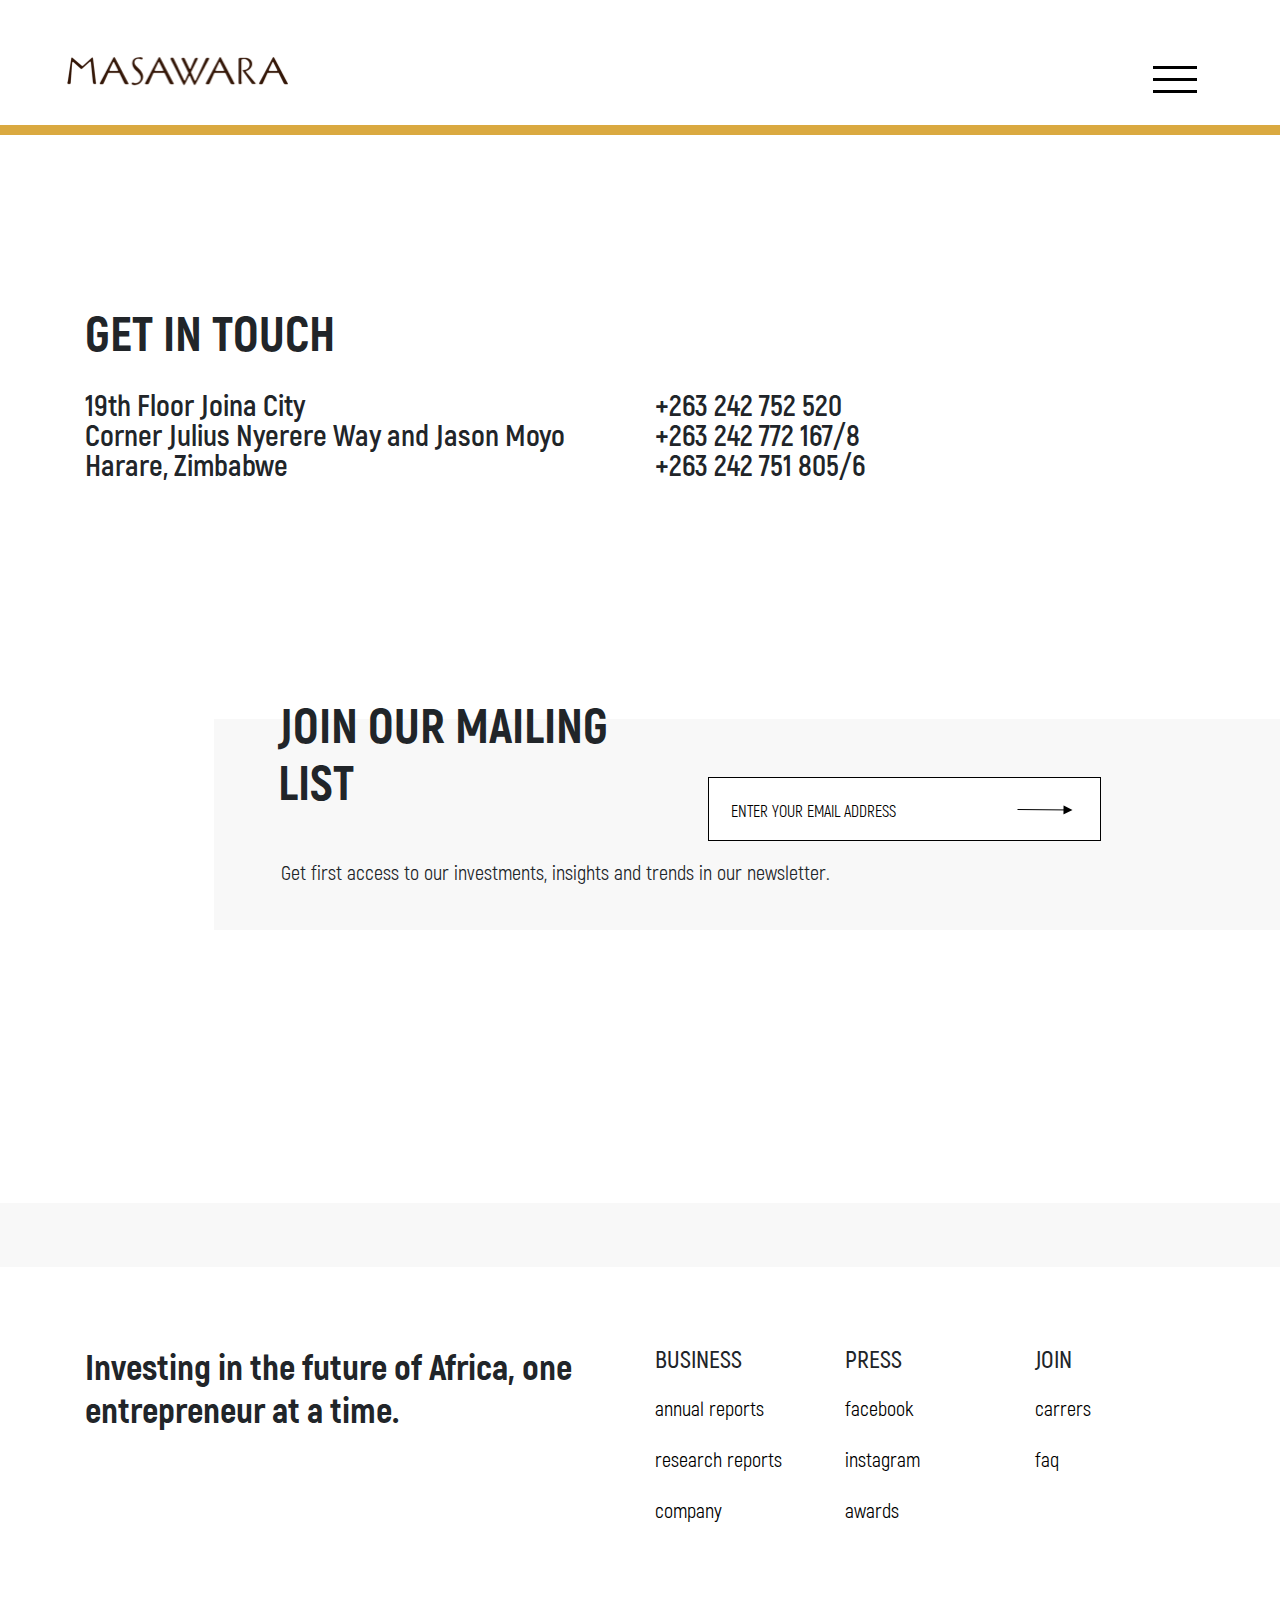
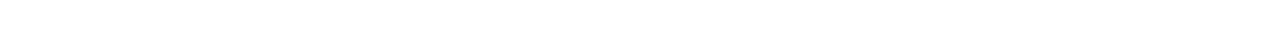
<file: about.html>
<!DOCTYPE html>
<html lang="en">
<head>
    <meta charset="UTF-8">
    <meta name="viewport" content="width=device-width, initial-scale=1.0">
    <title>Masawara</title>
    <link rel="stylesheet" href="./css/bootstrap.min.css">
    <link rel="stylesheet" href="./css/style.css">
</head>
<body>
    <!--header-->
    <header class="header">
        <a href="index.html"><img src="./images/Masawara logo.png" class="logo1" alt=""></a>
        <input type="checkbox" id="toggle">
        <label for="toggle" class="hamMenu"><span></span></label>
        <div class="menu">
            
            <ul>
                <li><a href="team.html">Team</a></li>
                <li><a href="portfolio.html">Companies</a></li>
                <li><a href="about.html">Contact</a></li>
            </ul>
            <ul>
                <li><a href="about1.html">about</a></li>
                <li><a href="news.html">news</a></li>
                <li><a href="csr.html">Csr</a></li>
            </ul>
            <div class="links">
                <img src="./images/instagram.png" alt="">
                <img src="./images/facebook.png" alt="">
                <img src="./images/twitter.png" alt="">
            </div>
            
        </div>
    </header>

    <!--get in touch-->
    <div class="in-touch">
        <div class="container">
            <h2>Get in touch</h2>
            <div class="row">
                <div class="col-md-6">
                    <ul>
                        <li>19th Floor Joina City</li>
                        <li>Corner Julius Nyerere Way and Jason Moyo</li>
                        <li>Harare, Zimbabwe</li>
                    </ul>
                </div>
                <div class="col-md-6">
                    <ul>
                        <li>+263 242 752 520</li> 
                            <li>+263 242 772 167/8 </li>
                            <li>+263 242 751 805/6</li>
                    </ul>
                </div>
            </div>
        </div>
    </div>



    <!--subscribe-->
    <div class="subscribe mailing">
        <div class="text">
            <h2>JOIN OUR MAILING <br> LIST</h2>
            <div class="input">
                <input type="text" placeholder="Enter Your Email Address">
                <a href="#"><img src="./images/Line 7.png" alt=""></a>
            </div>
            <p>Get first access to our investments, insights and trends in our newsletter. </p>
        </div>
       
    </div>


    <!--footer-->
    <footer>
        <div class="div"></div>
        <div class="container">
            <div class="row">
                <div class="col-md-6">
                    <h3>
                        Investing in the future of Africa, one entrepreneur at a time.
                    </h3>
                </div>
                <div class="col-md-2">
                    <h4>Business</h4>
                    <ul>
                        <li><a href="#">annual reports</a></li>
                        <li><a href="#">research reports</a></li>
                        <li><a href="#">company</a></li>
                    </ul>
                </div>
                <div class="col-md-2">
                    <h4>Press</h4>
                    <ul>
                        <li><a href="#">facebook</a></li>
                        <li><a href="#">instagram</a></li>
                        <li><a href="#">awards</a></li>
                    </ul>
                </div>
                <div class="col-md-2">
                    <h4>Join</h4>
                    <ul>
                        <li><a href="#">carrers</a></li>
                        <li><a href="#">faq</a></li>
                    </ul>
                </div>
            </div>
        </div>
    </footer>


    <script src="./js/jquery.js"></script>
    <script src="./js/bootstrap.min.js"></script>
    <script src="./js/main.js"></script>
</body>
</html>
</file>
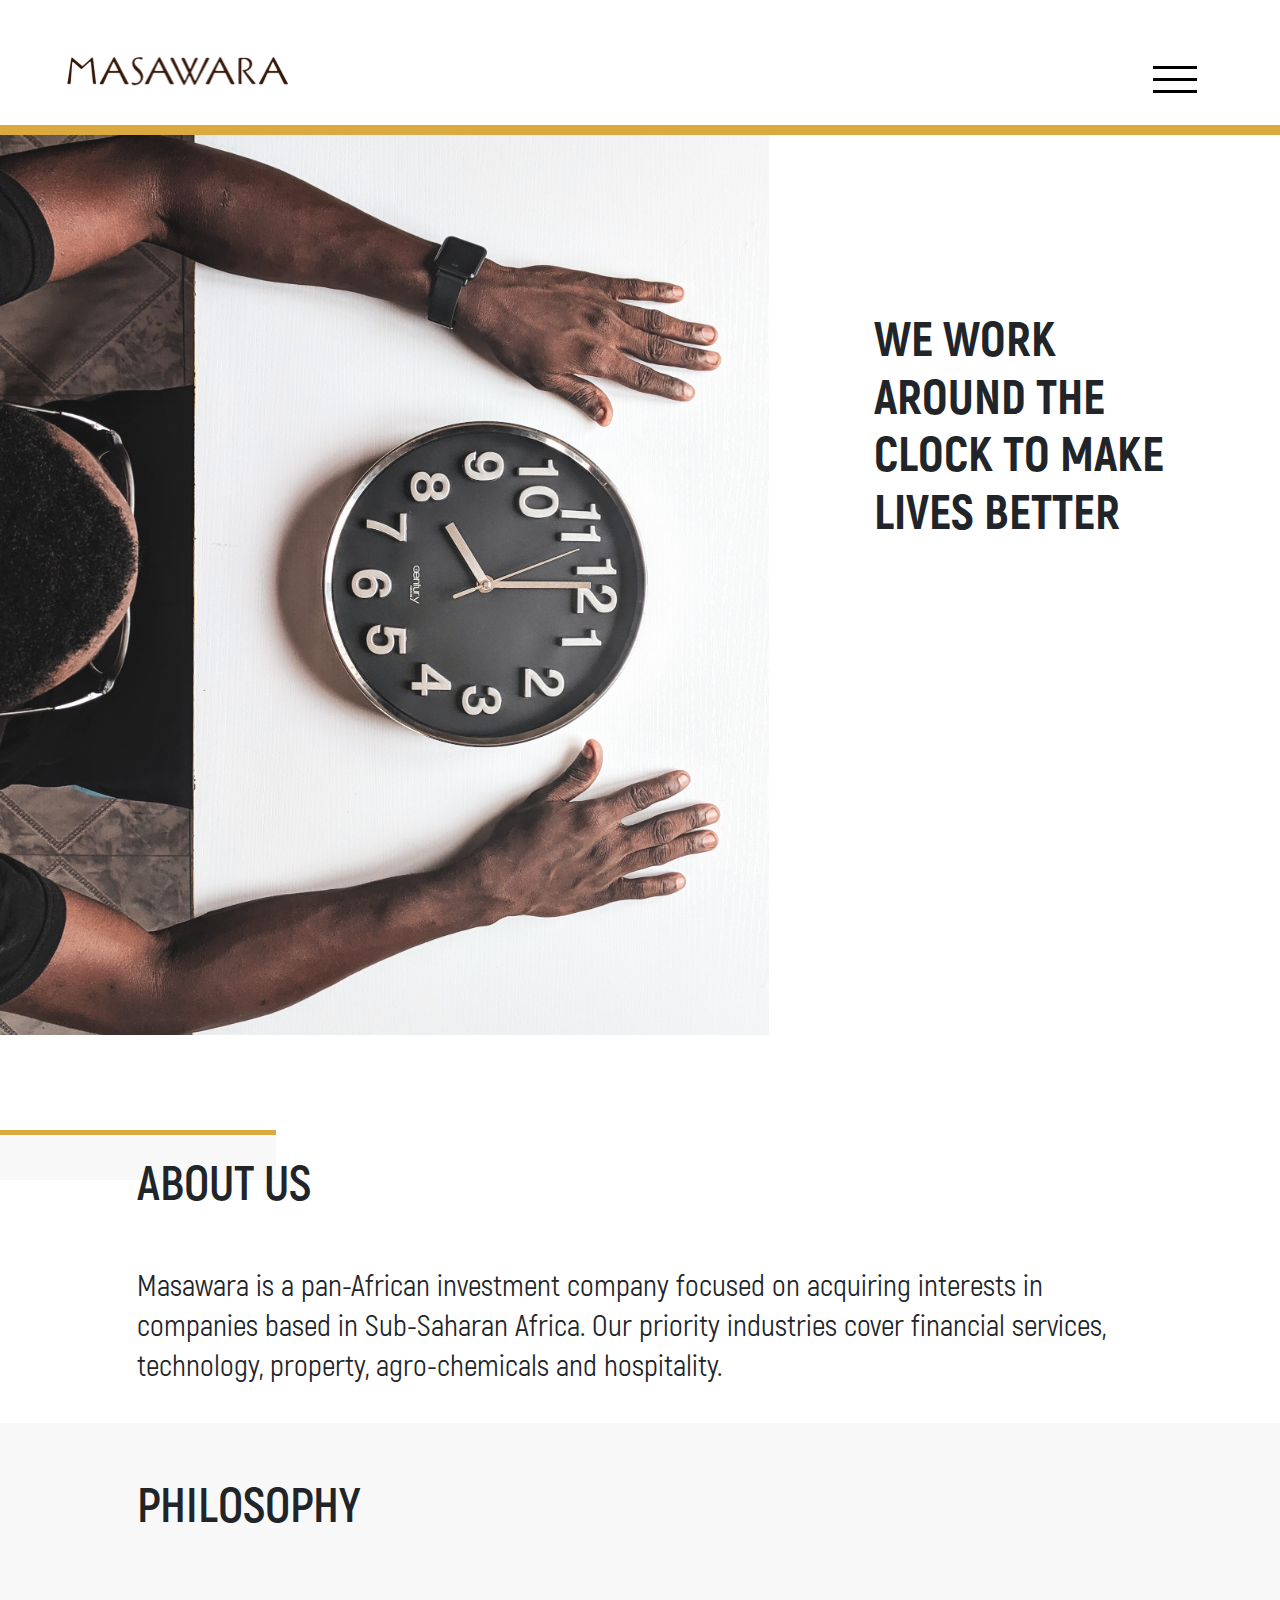
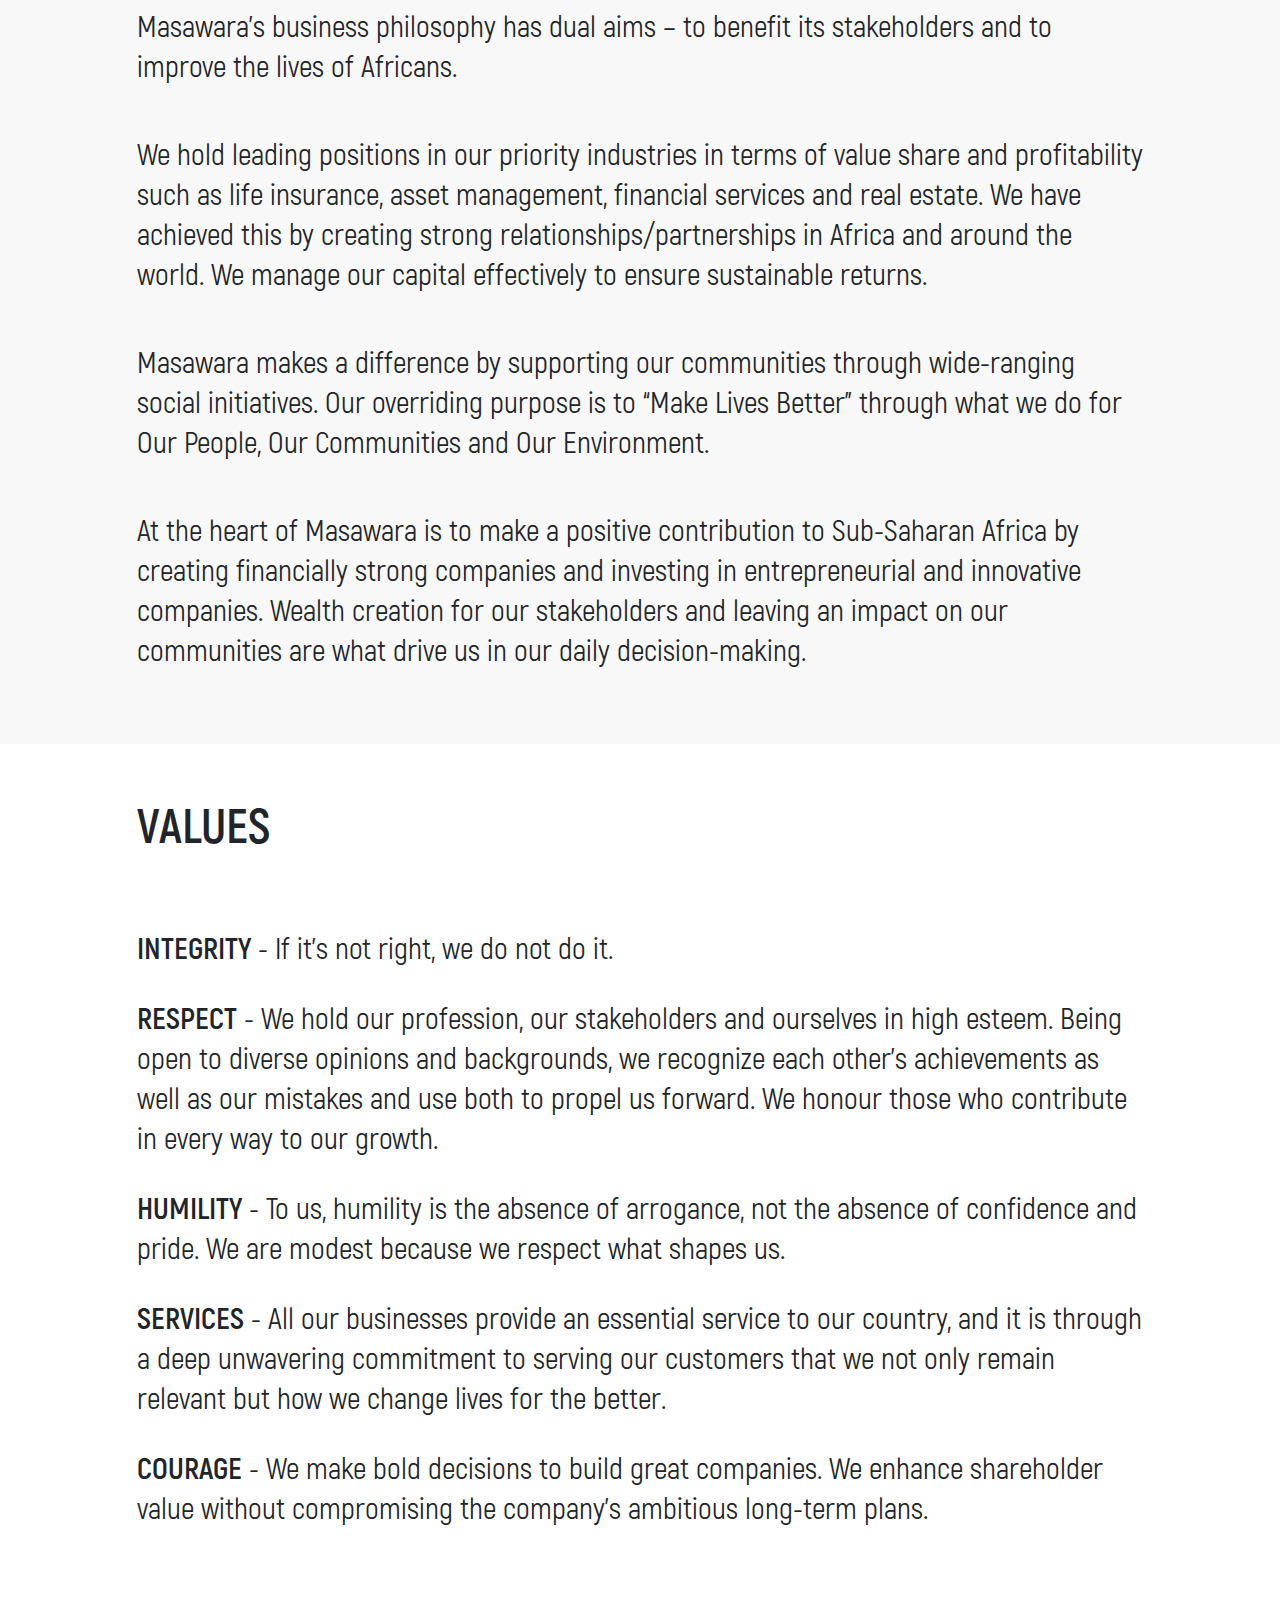
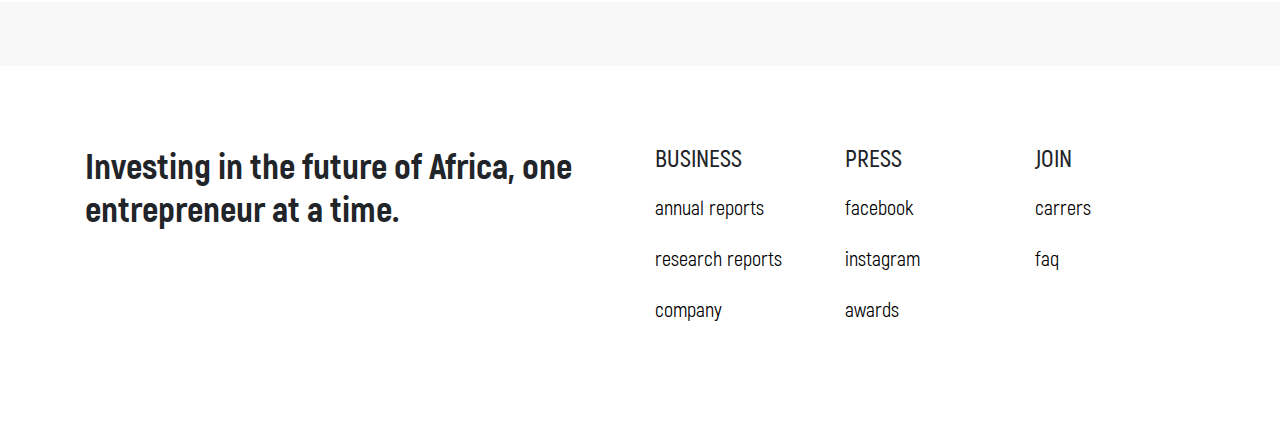
<file: about1.html>
<!DOCTYPE html>
<html lang="en">
<head>
    <meta charset="UTF-8">
    <meta name="viewport" content="width=device-width, initial-scale=1.0">
    <title>Masawara</title>
    <link rel="stylesheet" href="./css/bootstrap.min.css">
    <link rel="stylesheet" href="./css/style.css">
</head>
<body>
    <!--header-->
    <header class="header about1">
        <a href="index.html"><img src="./images/Masawara logo.png" class="logo1" alt=""></a>
        <input type="checkbox" id="toggle">
        <label for="toggle" class="hamMenu"><span></span></label>
        <div class="menu">
            <ul>
                <li><a href="team.html">Team</a></li>
                <li><a href="portfolio.html">Companies</a></li>
                <li><a href="about.html">Contact</a></li>
            </ul>
            <ul>
                <li><a href="about1.html">about</a></li>
                <li><a href="news.html">news</a></li>
                <li><a href="csr.html">Csr</a></li>
            </ul>
            <div class="links">
                <img src="./images/instagram.png" alt="">
                <img src="./images/facebook.png" alt="">
                <img src="./images/twitter.png" alt="">
            </div>
            
        </div>
    </header>

    <!--about1 banner-->
    <div class="about-banner">
        <div class="left"></div>
        <div class="right">
            <h1>WE WORK AROUND THE CLOCK TO MAKE LIVES BETTER</h1>
        </div>
    </div>


    <!--About-text-->
    <div class="about-text">
        <h2>About Us</h2>
        
            
            <p>Masawara is a pan-African investment company focused on acquiring interests in companies based in Sub-Saharan Africa. Our priority industries
                 cover financial services, technology, property, agro-chemicals and hospitality.</p>
        
    </div>


    <!--about-philosophy-->
    <div class="philosophy">
        
            <h2>PHILOSOPHY</h2>
            <p>Masawara’s business philosophy has dual aims – to benefit its stakeholders and to improve the lives of Africans.</p>
            <p>We hold leading positions in our priority industries in terms of value share and profitability such as life insurance, 
                asset management, financial services and real estate. We have achieved this by creating strong relationships/partnerships
                 in Africa and around the world.  We manage our capital effectively to ensure sustainable returns.</p>
            <p>Masawara makes a difference by supporting our communities through wide-ranging social initiatives. Our overriding purpose is to
                 “Make Lives Better” through what we do for Our People, Our Communities and Our Environment.</p>
            <p>At the heart of Masawara is to make a positive contribution to Sub-Saharan Africa by creating
                 financially strong companies and investing in entrepreneurial and innovative companies. Wealth creation for our stakeholders
                 and leaving an impact on our communities are what drive us in our daily decision-making.</p>
       
    </div>


    <!--about values-->
    <div class="about-values">
      
            <h2>Values</h2>
            <p><span>INTEGRITY</span>  - If it’s not right, we do not do it. </p>
            <p><span>RESPECT</span> - We hold our profession, our stakeholders and ourselves in high esteem. Being open
                 to diverse opinions and backgrounds, we recognize each other’s achievements as well as our mistakes and
                 use both to propel us forward. We honour those who contribute in every way to our growth.</p>
                 <p><span>HUMILITY</span> - To us, humility is the absence of arrogance, not the absence of confidence and 
                     pride. We are modest because we respect what shapes us. </p>
            <p><span>SERVICES</span> - All our businesses provide an essential service to our country, and it is through a deep unwavering commitment to serving
                 our customers that we not only remain relevant but how we change lives for the better. </p>
            <p><span>COURAGE</span> - We make bold decisions to build great companies. We enhance shareholder value without compromising the company’s ambitious long-term plans. </p>
      
    </div>

    <!--footer-->
    <footer>
        <div class="div"></div>
        <div class="container">
            <div class="row">
                <div class="col-md-6">
                    <h3>
                        Investing in the future of Africa, one entrepreneur at a time.
                    </h3>
                </div>
                <div class="col-md-2">
                    <h4>Business</h4>
                    <ul>
                        <li><a href="#">annual reports</a></li>
                        <li><a href="#">research reports</a></li>
                        <li><a href="#">company</a></li>
                    </ul>
                </div>
                <div class="col-md-2">
                    <h4>Press</h4>
                    <ul>
                        <li><a href="#">facebook</a></li>
                        <li><a href="#">instagram</a></li>
                        <li><a href="#">awards</a></li>
                    </ul>
                </div>
                <div class="col-md-2">
                    <h4>Join</h4>
                    <ul>
                        <li><a href="#">carrers</a></li>
                        <li><a href="#">faq</a></li>
                    </ul>
                </div>
            </div>
        </div>
    </footer>


    <script src="./js/jquery.js"></script>
    <script src="./js/bootstrap.min.js"></script>
    <script src="./js/main.js"></script>
</body>
</html>
</file>
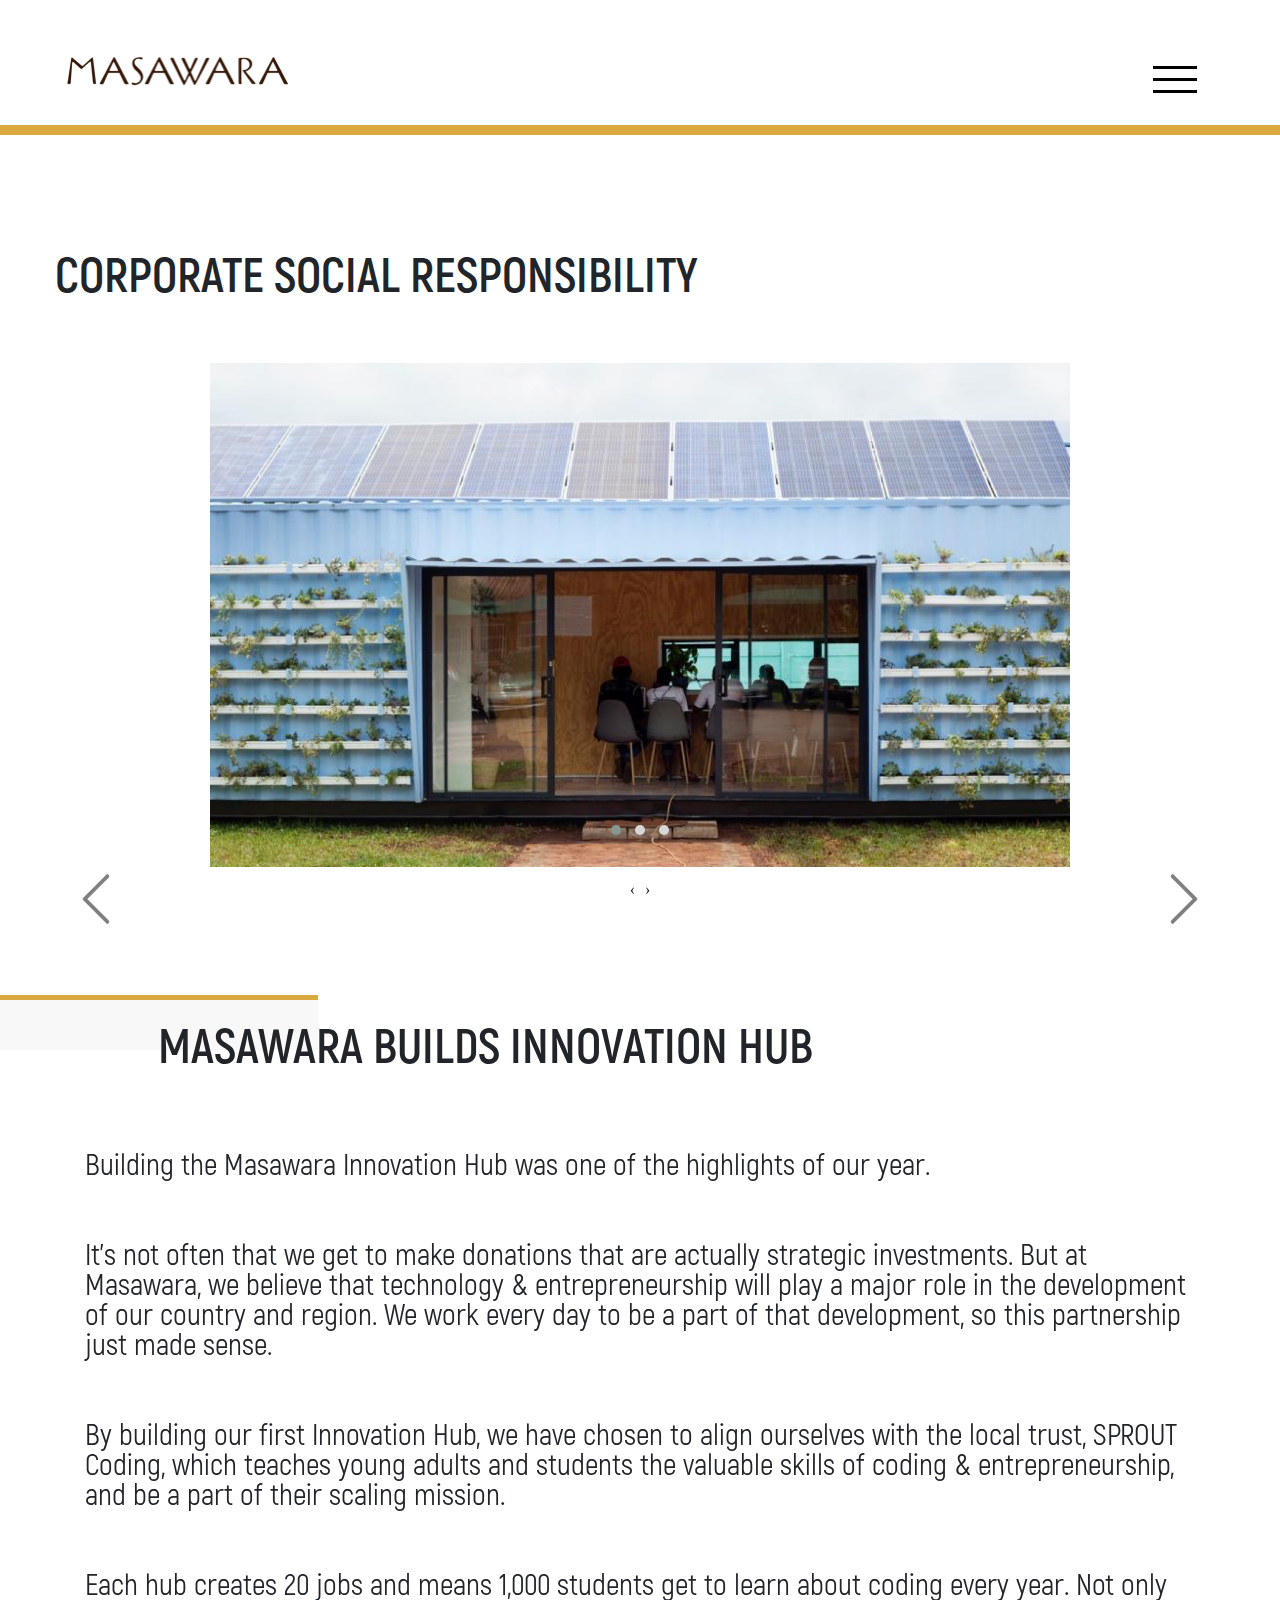
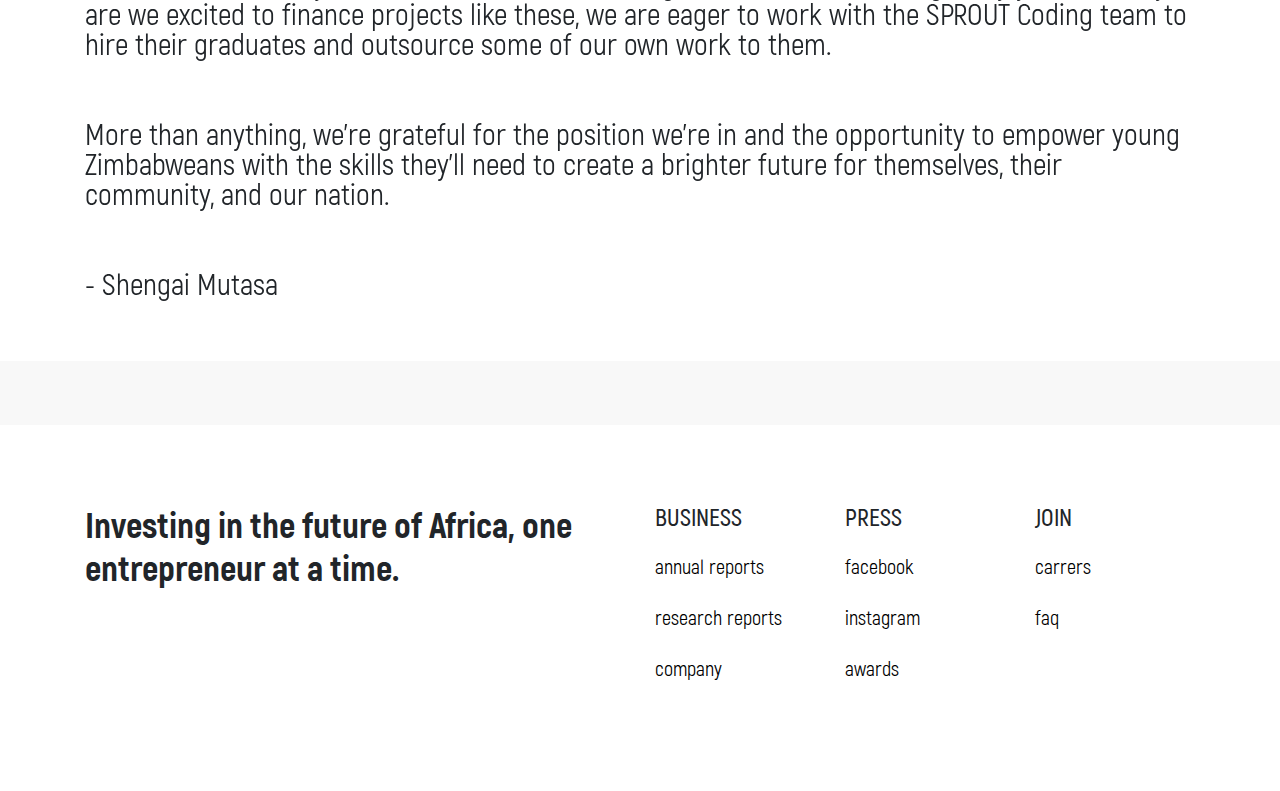
<file: csr.html>
<!DOCTYPE html>
<html lang="en">
<head>
    <meta charset="UTF-8">
    <meta name="viewport" content="width=device-width, initial-scale=1.0">
    <title>CSR</title>
    <link rel="stylesheet" href="./css/bootstrap.min.css">
    <link rel="stylesheet" href="./css/owl.carousel.min.css">
    <link rel="stylesheet" href="./css/owl.theme.default.min.css">
    <link rel="stylesheet" href="./css/style.css">
</head>
<body>

     <!--header-->
     <header class="header">
        <a href="index.html"><img src="./images/Masawara logo.png" class="logo1" alt=""></a>
        <input type="checkbox" id="toggle">
        <label for="toggle" class="hamMenu"><span></span></label>
        <div class="menu">
            
            <ul>
                <li><a href="team.html">Team</a></li>
                <li><a href="portfolio.html">Companies</a></li>
                <li><a href="about.html">Contact</a></li>
            </ul>
            <ul>
                <li><a href="about1.html">about</a></li>
                <li><a href="news.html">news</a></li>
                <li><a href="csr.html">Csr</a></li>
            </ul>
            <div class="links">
                <img src="./images/instagram.png" alt="">
                <img src="./images/facebook.png" alt="">
                <img src="./images/twitter.png" alt="">
            </div>
            
        </div>
    </header>
    
    <!--csrPage-->
    <div class="csrPage">
        <h2>CORPORATE SOCIAL RESPONSIBILITY</h2>
        <div>
            <div id="carouselExampleFade" class="carousel slide carousel-fade" data-ride="carousel">
                <div class="carousel-inner">
                  <div class="carousel-item active">
                     <div class="container">
                <div class="col-md-12">
                    <div class="owl-carousel owl-theme">
                            <div class="item">
                                <div class="img"></div>
                            </div>
                            <div class="item">
                                <div class="img"></div>
                            </div>
                            <div class="item">
                                <div class="img"></div>
                            </div>
                    </div>
                   
                </div>
              
            </div>
            <div class="bottom-csr">
                <h2>MASAWARA BUILDS INNOVATION HUB</h2>
               </div>
               <div class="container">
                
                <p>Building the Masawara Innovation Hub was one of the highlights of our year.  </p>
                    <p>It’s not often that we get to make donations that are actually strategic
                         investments. But at Masawara, we believe that technology & entrepreneurship will play a 
                         major role in the development of our country and region. We work
                         every day to be a part of that development, so this partnership just made sense.                 </p>
                    <p>                By building our first Innovation Hub, we have chosen to align ourselves with the local trust, SPROUT Coding, which teaches young adults and students the valuable skills of coding & entrepreneurship, and be a part of their scaling mission.
                    </p>
                    <p>                Each hub creates 20 jobs and means 1,000 students get to learn about coding every year. Not only are we excited to finance projects like these, we are eager to work with the SPROUT Coding team to hire their graduates and outsource some of our own work to them. 
                    </p>
                    <p>                More than anything, we’re grateful for the position we’re in and the opportunity to empower young Zimbabweans with the skills they’ll need to create a brighter future for themselves, their community, and our nation. 
                    </p>
                    <p> - Shengai Mutasa</p>
    
                    
                    
                    
                    
                  
            </div>
        </div>
        <div class="carousel-item">
            <div class="container">
       <div class="col-md-12">
           <div class="owl-carousel owl-theme">
                   <div class="item">
                       <div class="img"></div>
                   </div>
                   <div class="item">
                       <div class="img"></div>
                   </div>
                   <div class="item">
                       <div class="img"></div>
                   </div>
           </div>
           
       </div>
     
   </div>
   <div class="bottom-csr">
       <h2>MASAWARA BUILDS INNOVATION HUB</h2>
      </div>
      <div class="container">
       
       <p>Building the Masawara Innovation Hub was one of the highlights of our year.  </p>
           <p>It’s not often that we get to make donations that are actually strategic
                investments. But at Masawara, we believe that technology & entrepreneurship will play a 
                major role in the development of our country and region. We work
                every day to be a part of that development, so this partnership just made sense.                 </p>
           <p>                By building our first Innovation Hub, we have chosen to align ourselves with the local trust, SPROUT Coding, which teaches young adults and students the valuable skills of coding & entrepreneurship, and be a part of their scaling mission.
           </p>
           <p>                Each hub creates 20 jobs and means 1,000 students get to learn about coding every year. Not only are we excited to finance projects like these, we are eager to work with the SPROUT Coding team to hire their graduates and outsource some of our own work to them. 
           </p>
           <p>                More than anything, we’re grateful for the position we’re in and the opportunity to empower young Zimbabweans with the skills they’ll need to create a brighter future for themselves, their community, and our nation. 
           </p>
           <p> - Shengai Mutasa</p>

           
           
           
           
         
   </div>
</div>
       
                  </div>
                </div>
                <a class="carousel-control-prev" href="#carouselExampleFade" role="button" data-slide="prev">
                  <span  aria-hidden="true"><img src="./images/left-arrow copy 3.png" alt=""></span>
                  <span class="sr-only">Previous</span>
                </a>
                <a class="carousel-control-next" href="#carouselExampleFade" role="button" data-slide="next">
                  <span aria-hidden="true"><img src="./images/left-arrow copy 2.png" alt=""></span>
                  <span class="sr-only">Next</span>
                </a>
              </div>
           
    </div>

    
      <!--footer-->
      <footer>
        <div class="div"></div>
        <div class="container">
            <div class="row">
                <div class="col-md-6">
                    <h3>
                        Investing in the future of Africa, one entrepreneur at a time.
                    </h3>
                </div>
                <div class="col-md-2">
                    <h4>Business</h4>
                    <ul>
                        <li><a href="#">annual reports</a></li>
                        <li><a href="#">research reports</a></li>
                        <li><a href="#">company</a></li>
                    </ul>
                </div>
                <div class="col-md-2">
                    <h4>Press</h4>
                    <ul>
                        <li><a href="#">facebook</a></li>
                        <li><a href="#">instagram</a></li>
                        <li><a href="#">awards</a></li>
                    </ul>
                </div>
                <div class="col-md-2">
                    <h4>Join</h4>
                    <ul>
                        <li><a href="#">carrers</a></li>
                        <li><a href="#">faq</a></li>
                    </ul>
                </div>
            </div>
        </div>
    </footer>
    
    <script src="./js/jquery.js"></script>
    <script src="./js/bootstrap.min.js"></script>
    <script src="./js/owl.carousel.min.js"></script>
    <script src="./js/main.js"></script>
</body>
</html>
</file>
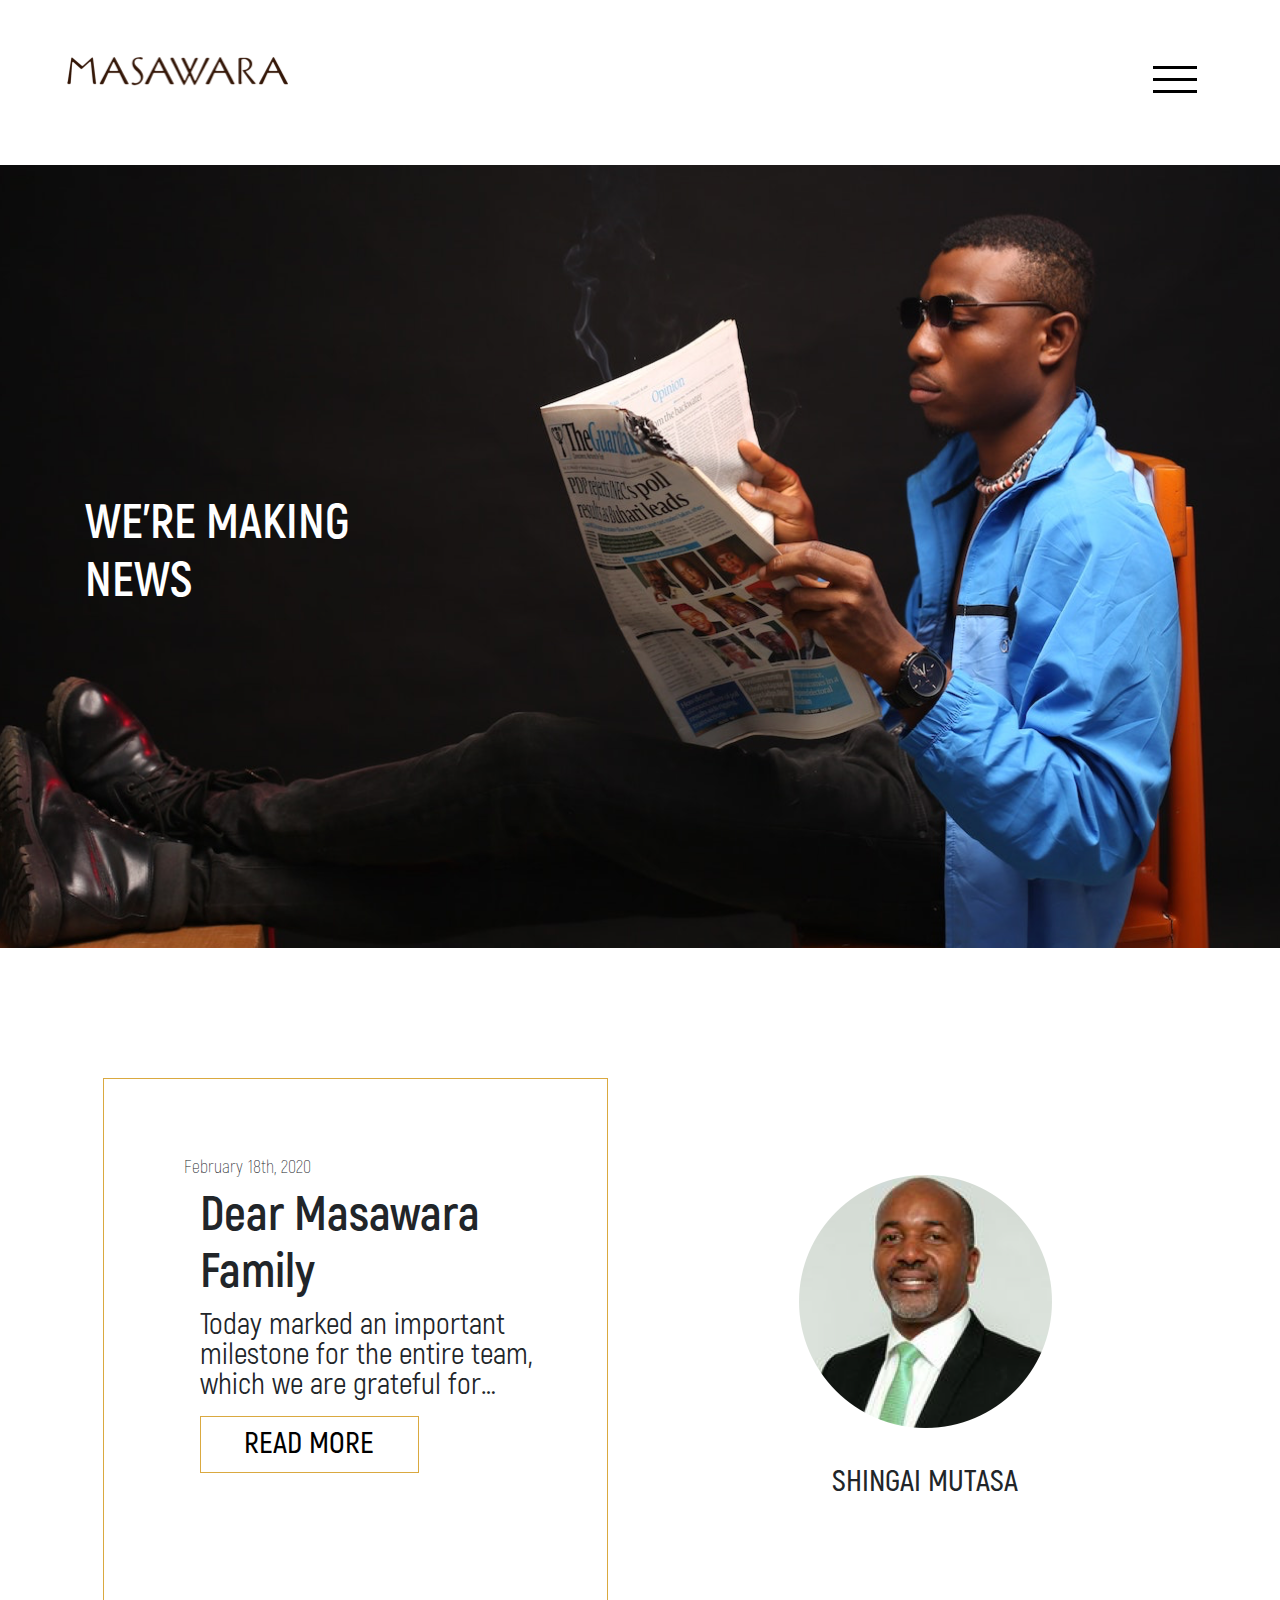
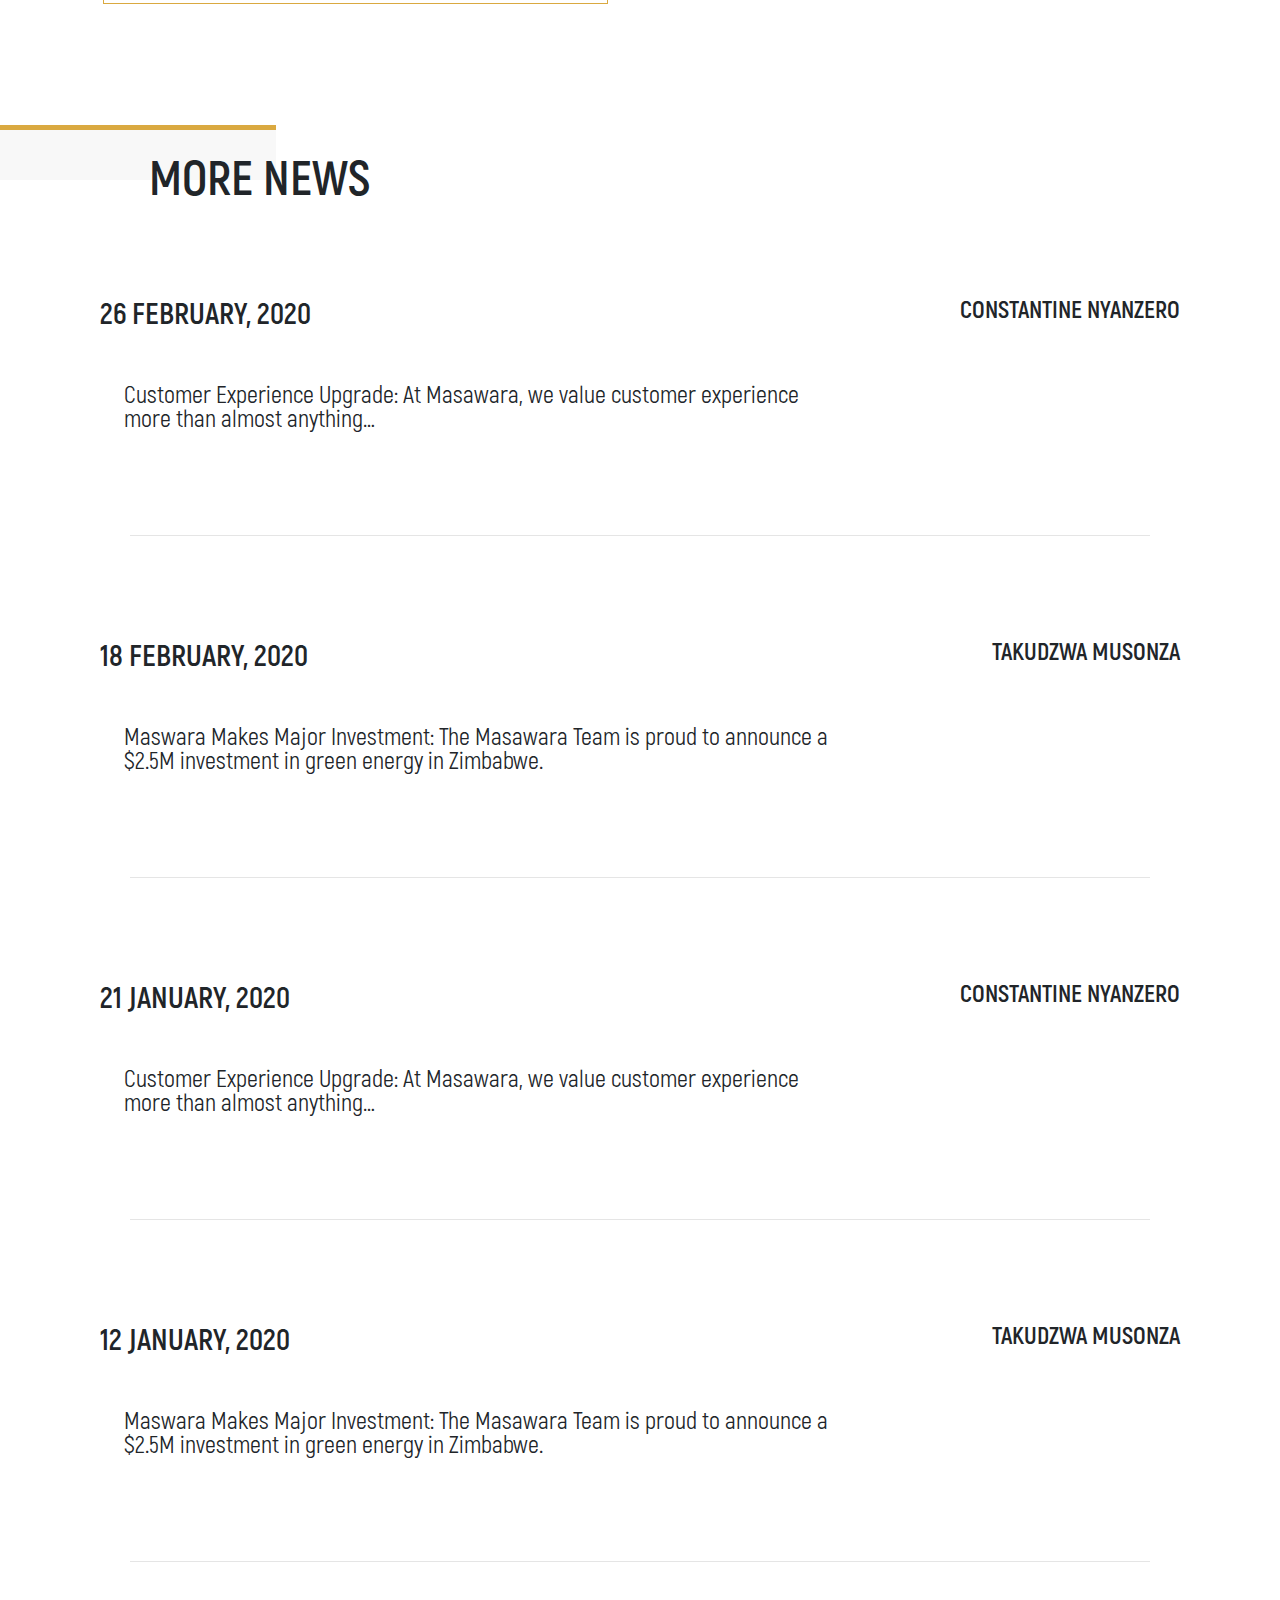
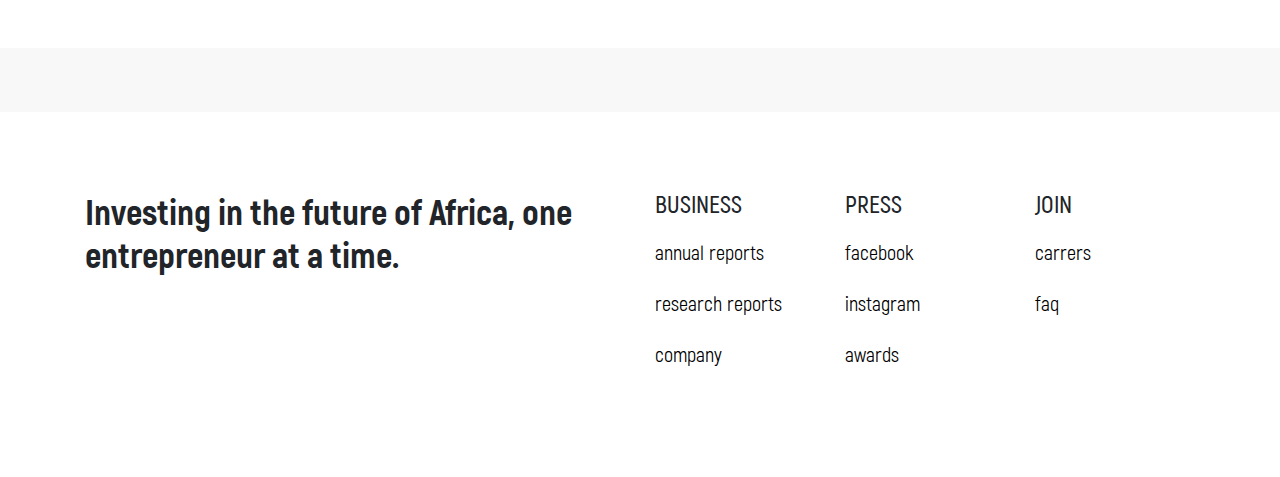
<file: news.html>
<!DOCTYPE html>
<html lang="en">
<head>
    <meta charset="UTF-8">
    <meta name="viewport" content="width=device-width, initial-scale=1.0">
    <title>Masawara || News</title>
    <link rel="stylesheet" href="./css/bootstrap.min.css">
    <link rel="stylesheet" href="./css/style.css">
</head>
<body>
    <!--header-->
    <header class="header bgheader">
        <a href="index.html"><img src="./images/Masawara logo.png" class="logo1" alt=""></a>
        <input type="checkbox" id="toggle">
        <label for="toggle" class="hamMenu"><span></span></label>
        <div class="menu">
            
            <ul>
                <li><a href="team.html">Team</a></li>
                <li><a href="portfolio.html">Companies</a></li>
                <li><a href="about.html">Contact</a></li>
            </ul>
            <ul>
                <li><a href="about1.html">about</a></li>
                <li><a href="news.html">news</a></li>
                <li><a href="csr.html">Csr</a></li>
            </ul>
            <div class="links">
                <img src="./images/instagram.png" alt="">
                <img src="./images/facebook.png" alt="">
                <img src="./images/twitter.png" alt="">
            </div>
            
        </div>
    </header>

    <!--NewsBanner-->
    <div class="banner-news">
        <div class="container">
            <h1>WE’RE MAKING <br> NEWS</h1>
        </div>
    </div>

    <!--newsCard-->
    <div class="news-card">
        <div class="container">
            <div class="row">
                <div class="col-md-6">
                    <h5>February 18th, 2020</h5>
                    <h2>Dear Masawara Family</h2>
                    <p>Today marked an important milestone for the entire team, which we are grateful for…</p>
                    <a href="InnerNews.html"><button>Read More</button></a>
                </div>
                <div class="col-md-6">
                    <div class="img"></div>
                    <h3>SHINGAI MUTASA</h3>
                </div>
            </div>
        </div>
    </div>

    <!--moreNews-->
    <div class="more-news">
        <h2>More News</h2>
        <div class="container">
            <div class="col-md-12">
                <div class="text">
                    <h4>26 FEBRUARY, 2020</h4>
                    <h5>CONSTANTINE NYANZERO</h5>
                </div>
                <p>Customer Experience Upgrade: At Masawara, we value customer experience more than almost anything… </p>
                <hr>

            </div>
            <div class="col-md-12">
                <div class="text">
                    <h4>18 FEBRUARY, 2020</h4>
                    <h5>TAKUDZWA MUSONZA</h5>

                </div>
                <p>Maswara Makes Major Investment: The Masawara Team is proud to announce a $2.5M investment in green energy in Zimbabwe. </p>
                <hr>
            </div>
            <div class="col-md-12">
                <div class="text">
                    <h4>21 JANUARY, 2020</h4>
                    <h5>CONSTANTINE NYANZERO</h5>
                </div>
                <p>Customer Experience Upgrade: At Masawara, we value customer experience more than almost anything… </p>
                <hr>
            </div>
            <div class="col-md-12">
                <div class="text">
                    <h4>12 JANUARY, 2020</h4>
                    <h5>TAKUDZWA MUSONZA</h5>
                </div>
                <p>Maswara Makes Major Investment: The Masawara Team is proud to announce a $2.5M investment in green energy in Zimbabwe. </p>
                <hr>
            </div>

        </div>
    </div>

 

      <!--footer-->
      <footer>
        <div class="div"></div>
        <div class="container">
            <div class="row">
                <div class="col-md-6">
                    <h3>
                        Investing in the future of Africa, one entrepreneur at a time.
                    </h3>
                </div>
                <div class="col-md-2">
                    <h4>Business</h4>
                    <ul>
                        <li><a href="#">annual reports</a></li>
                        <li><a href="#">research reports</a></li>
                        <li><a href="#">company</a></li>
                    </ul>
                </div>
                <div class="col-md-2">
                    <h4>Press</h4>
                    <ul>
                        <li><a href="#">facebook</a></li>
                        <li><a href="#">instagram</a></li>
                        <li><a href="#">awards</a></li>
                    </ul>
                </div>
                <div class="col-md-2">
                    <h4>Join</h4>
                    <ul>
                        <li><a href="#">carrers</a></li>
                        <li><a href="#">faq</a></li>
                    </ul>
                </div>
            </div>
        </div>
    </footer>





    
    <script src="./js/jquery.js"></script>
    <script src="./js/bootstrap.min.js"></script>
    <script src="./js/main.js"></script>
</body>
</html>
</file>
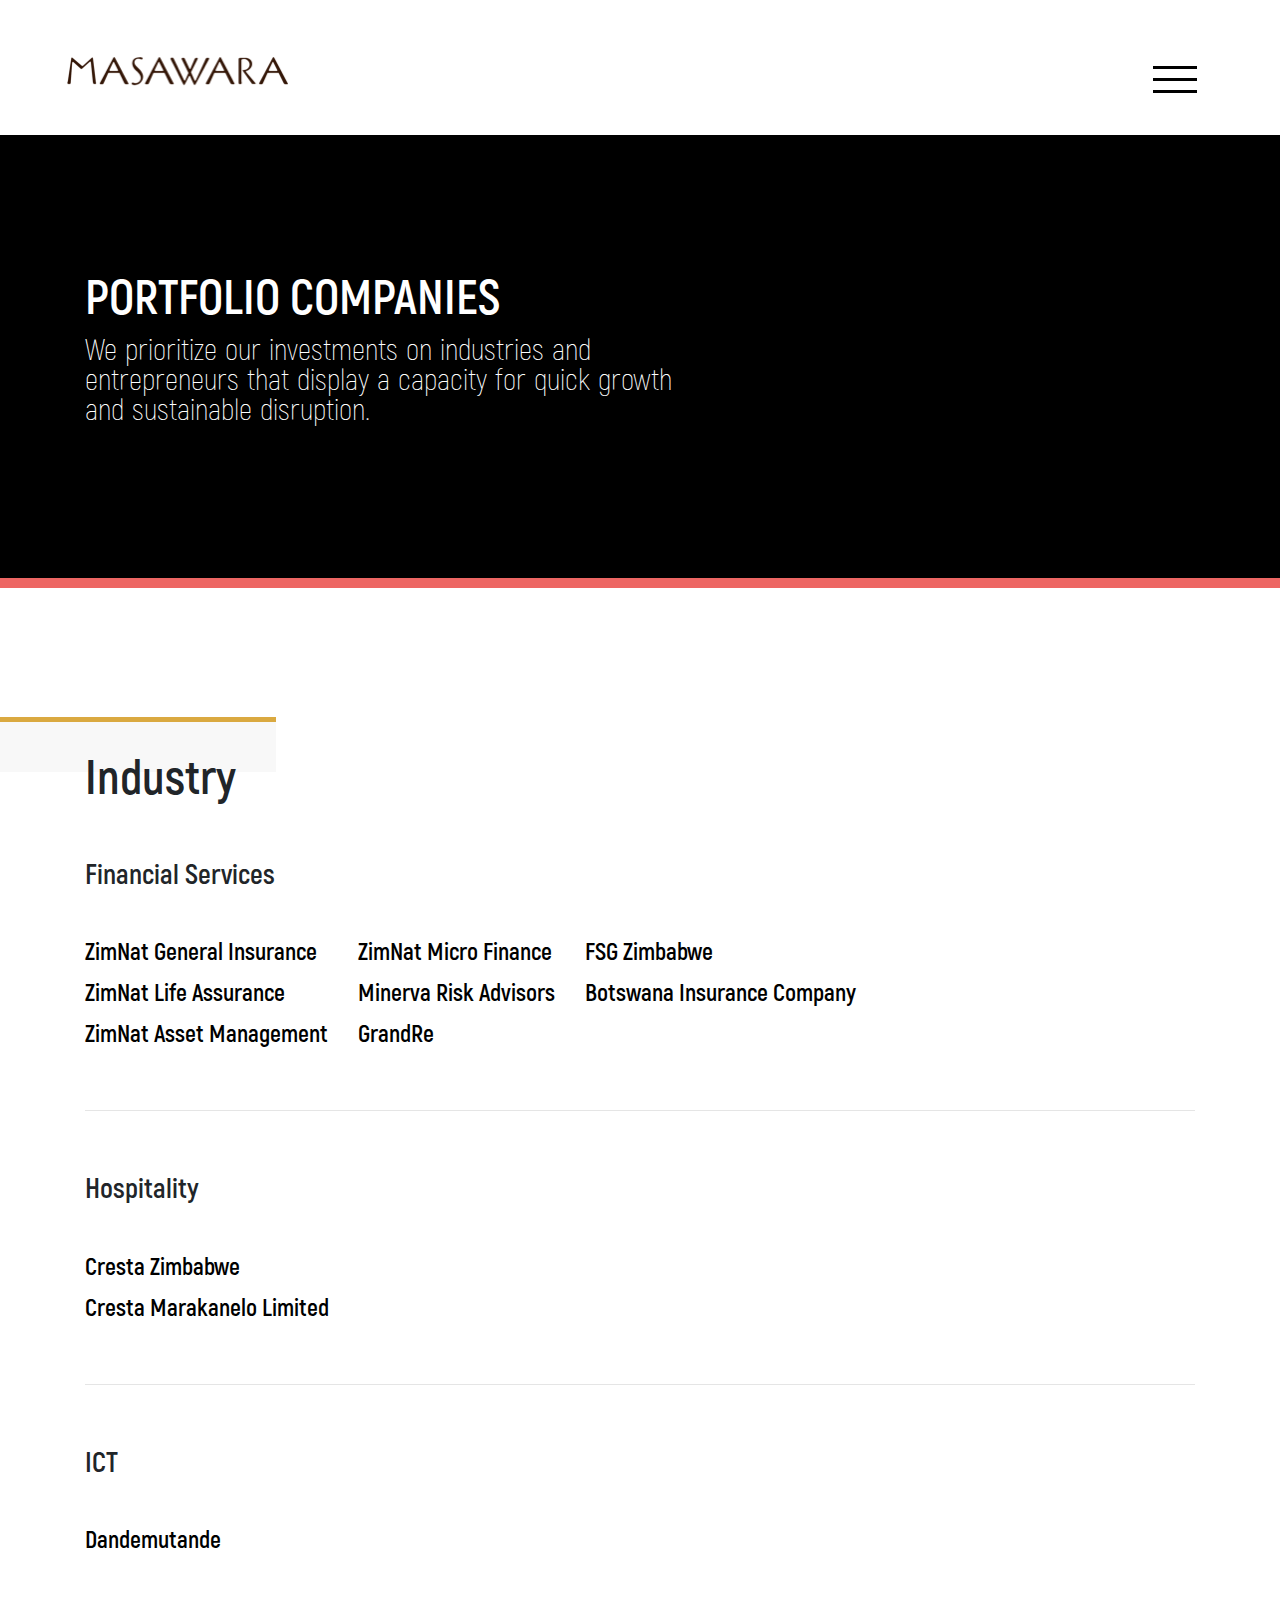
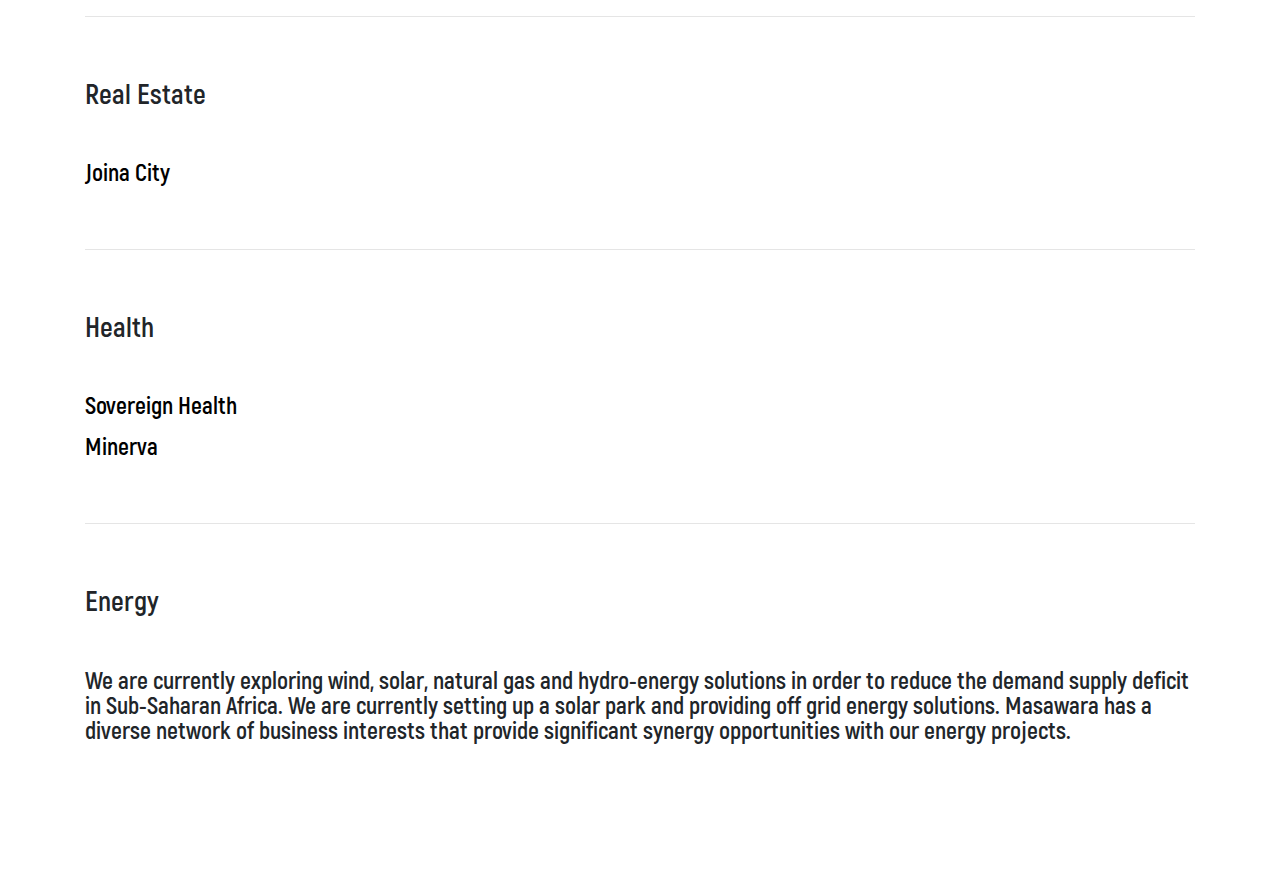
<file: portfolio.html>
<!DOCTYPE html>
<html lang="en">
<head>
    <meta charset="UTF-8">
    <meta name="viewport" content="width=device-width, initial-scale=1.0">
    <title>Masawara || Portfolio</title>
    <link rel="stylesheet" href="./css/bootstrap.min.css">
    <link rel="stylesheet" href="./css/style.css">
</head>
<body>
    <!--header-->
    <header class="header port">
        <a href="index.html"><img src="./images/Masawara logo.png" class="logo1" alt=""></a>
        <input type="checkbox" id="toggle">
        <label for="toggle" class="hamMenu"><span></span></label>
        <div class="menu">
            
            <ul>
                <li><a href="team.html">Team</a></li>
                <li><a href="portfolio.html">Companies</a></li>
                <li><a href="about.html">Contact</a></li>
            </ul>
            <ul>
                <li><a href="about1.html">about</a></li>
                <li><a href="news.html">news</a></li>
                <li><a href="csr.html">Csr</a></li>
            </ul>
            <div class="links">
                <img src="./images/instagram.png" alt="">
                <img src="./images/facebook.png" alt="">
                <img src="./images/twitter.png" alt="">
            </div>
            
        </div>
    </header>

    <!--TopDiv-->
    <div class="topDivPortfolio">
        <div class="container">
            <h1>PORTFOLIO COMPANIES</h1>
            <p>We prioritize our investments on industries and entrepreneurs that display a capacity for quick growth and sustainable disruption. </p>
        </div>
    </div>

    <!--lastDiv-->
    <div class="lastDivPortfolio">
       
        <div class="container">
            <h2>Industry</h2>
        <div class="row">
                <div class="col-md-12">
                    <h3>Financial Services</h3>
    
                    <div class="links">
                        <ul>
                            <li><a onclick="modalBlock()">ZimNat General Insurance</a></li>
                            <li><a onclick="modalBlock()">ZimNat Life Assurance</a></li>
                            <li><a  onclick="modalBlock()">ZimNat Asset Management</a></li>
                        </ul>
                        <ul>
                            <li><a onclick="modalBlock()">ZimNat Micro Finance</a></li>
                            <li><a onclick="modalBlock()">Minerva Risk Advisors</a></li>
                            <li><a onclick="modalBlock()">GrandRe</a></li>
                        </ul>
                        <ul>
                            <li><a onclick="modalBlock()">FSG Zimbabwe</a></li>
                            <li><a onclick="modalBlock()">Botswana Insurance Company</a></li>
                        </ul>
                    </div>
                    <hr>
                </div>
                <div class="col-md-12">
                    <h3>Hospitality</h3>
                    <ul>
                        <li><a onclick="modalBlock()">Cresta Zimbabwe</a></li>
                        <li><a onclick="modalBlock()">Cresta Marakanelo Limited</a></li>
                    </ul>
                    <hr>
                </div>
                <div class="col-md-12">
                    <h3>ICT</h3>
                    <ul>
                        <li><a onclick="modalBlock()">Dandemutande</a></li>
                    </ul>
                    <hr>
                </div>
                <div class="col-md-12">
                    <h3>Real Estate</h3>
                    <ul><li><a onclick="modalBlock()">Joina City</a></li></ul>
                    <hr>
                </div>
                <div class="col-md-12">
                    <h3>Health</h3>
                    <ul>
                        <li><a onclick="modalBlock()">Sovereign Health</a></li>
                        <li><a onclick="modalBlock()">Minerva</a></li>
                    </ul>
                    <hr>
                </div>
                <div class="col-md-12">
                    <h3>Energy</h3>
                    <p>We are currently exploring wind, solar, natural gas and hydro-energy solutions in 
                        order to reduce the demand supply deficit in Sub-Saharan Africa. We are currently 
                        setting up a solar park and providing off grid energy solutions. Masawara has a diverse network of business
                         interests that provide significant synergy opportunities with our energy projects.</p>
                </div>
            </div>


        </div>
    </div>





    <!--modal-->
    <div id="popUp" class="modal">


                    
        <!-- Modal content -->
        <div class="modal-content">
          <div class="modal-header">
              <label class="close"><span ></span></label>
            
          </div>
          <div class="modal-body">
            <div class="container">
                <div class="row">
                    <div class="col-md-6">
                        <img src="./images/zimnat (2).png" class="img-fluid" alt="">
                    </div>
                    <div class="col-md-6">
                        <h3>ZimNat General Insurance</h3>
                        <p>The assurance business was formed in 1959. The business’s offering covers life
                             assurance, retirement planning, funeral cover, cash
                             back solutions, group mortgage and loan protection and employee benefits solutions.</p>
                    </div>
                </div>
                <div class="row">
                    <div class="col-md-3">
                        <p>Sector: <br>
                        Financial Services</p>
                    </div>
                    <div class="col-md-3">
                        <p>Size: <br>
                        $13B</p>
                    </div>
                    <div class="col-md-3">
                        <p>Country: <br>
                        Zimbabwe</p>
                    </div>
                    <div class="col-md-3">
                        <p>CEO: <br>
                        Jonh Smith</p>
                    </div>
                </div>
            </div>
              
          </div>
          <div class="modal-footer">
            <button>
                <a href="#">
                <span>Visit Website</span>
                <img src="./images/Line 7.png" alt="">    
                </a>
            </button>
          </div>
        </div>
      
      </div>

    <script src="./js/jquery.js"></script>
    <script src="./js/bootstrap.min.js"></script>
    <script src="./js/modal.js"></script>
</body>
</html>
</file>
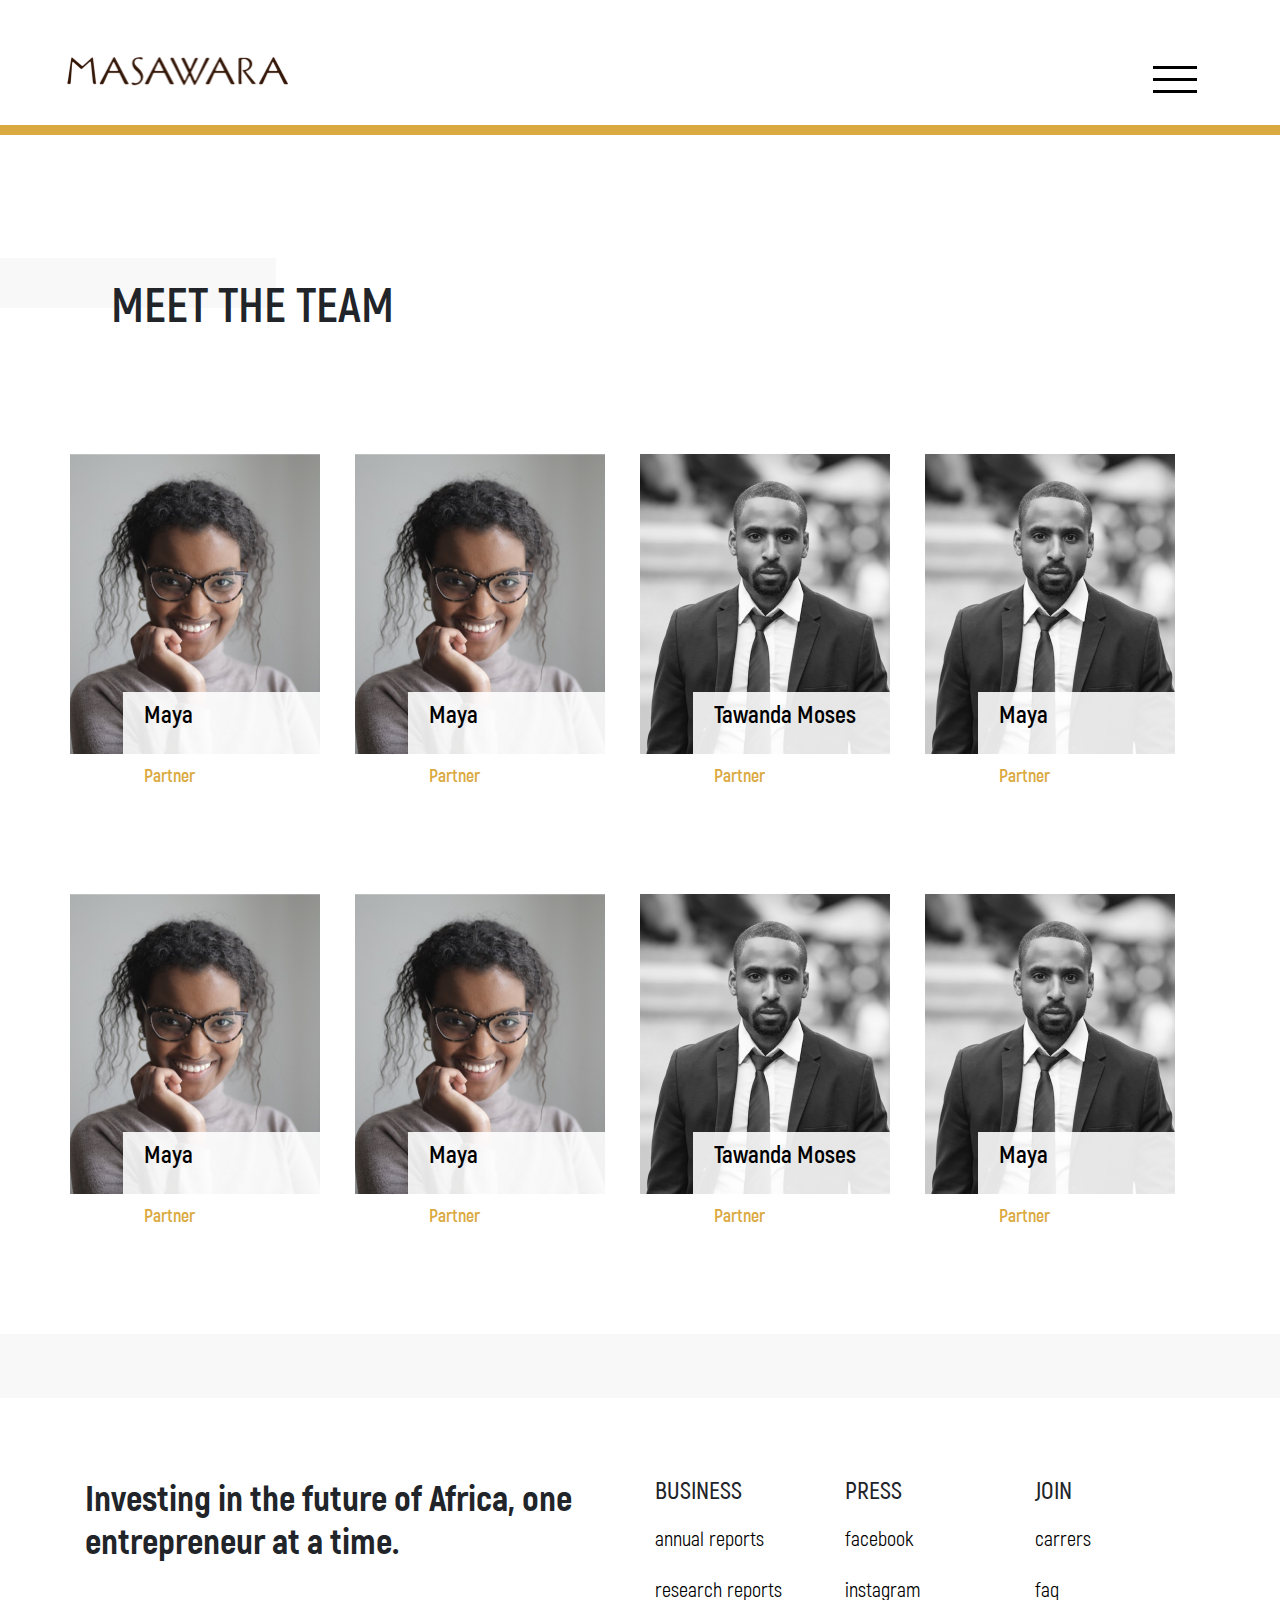
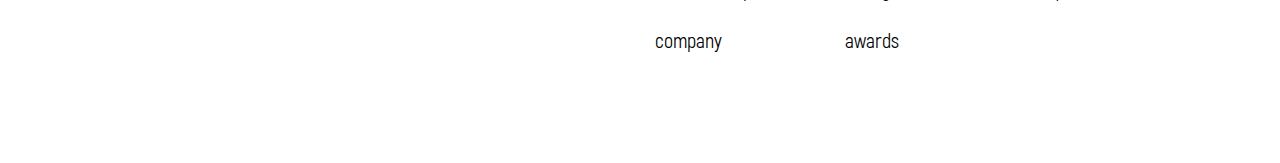
<file: team.html>
<!DOCTYPE html>
<html lang="en">
<head>
    <meta charset="UTF-8">
    <meta name="viewport" content="width=device-width, initial-scale=1.0">
    <title>Team</title>
    <link rel="stylesheet" href="./css/bootstrap.min.css">
    <link rel="stylesheet" href="./css/style.css">
</head>
<body>
       <!--header-->
       <header class="header">
        <a href="index.html"><img src="./images/Masawara logo.png" class="logo1" alt=""></a>
        <input type="checkbox" id="toggle">
        <label for="toggle" class="hamMenu"><span></span></label>
        <div class="menu">
            
          <ul>
            <li><a href="team.html">Team</a></li>
            <li><a href="portfolio.html">Companies</a></li>
            <li><a href="about.html">Contact</a></li>
        </ul>
        <ul>
            <li><a href="about1.html">about</a></li>
            <li><a href="news.html">news</a></li>
            <li><a href="csr.html">Csr</a></li>
        </ul>
            <div class="links">
                <img src="./images/instagram.png" alt="">
                <img src="./images/facebook.png" alt="">
                <img src="./images/twitter.png" alt="">
            </div>
            
        </div>
    </header>

   <!--Team-->
   <div class="teamPage">
       <h2>Meet The team</h2>
       <div class="container" class="accordion" id="accordionExample">
           <div class="row">
            <div class="col-md-3">
              <div>
                <a   data-toggle="collapse" data-target="#collapseOne" aria-expanded="true" aria-controls="collapseOne">
                    <img src="./images/photo-of-woman-wearing-grey-turtleneck-3872330.png" alt="">
                    <div class="text">
                        <h3>Maya</h3>
                        <p>Partner</p>
                    </div>
                  </a>
              </div>
         
               
            </div>
            <div class="col-md-3">
                
                  <a   data-toggle="collapse" data-target="#collapseTwo" aria-expanded="true" aria-controls="collapseTwo">
                      <img src="./images/photo-of-woman-wearing-grey-turtleneck-3872330.png" alt="">
                      <div class="text">
                          <h3>Maya</h3>
                          <p>Partner</p>
                      </div>
                    </a>
                
           
                 
              </div>
          

               <div class="col-md-3">
                <a  data-toggle="collapse" data-target="#collapseThree" aria-expanded="true" aria-controls="collapseThree">
                    <img src="./images/man-wearing-black-suit-2955376.png" alt="">
                    <div class="text">
                        <h3>Tawanda Moses</h3>
                        <p>Partner</p>
                    </div>
                </a>
            </div>
            <div class="col-md-3">
                <a data-toggle="collapse" data-target="#collapseFour" aria-expanded="true" aria-controls="collapseFour">
                    <img src="./images/man-wearing-black-suit-2955376.png" alt="">
                    <div class="text">
                        <h3>Maya</h3>
                        <p>Partner</p>
                    </div>
                </a>
            
            </div>
           
            <div id="collapseOne" class="collapse collapse-text w-100" aria-labelledby="headingOne" data-parent="#accordionExample">
            
              <h3>Maya Shenje</h3>
           
              
              <p>Maya has spent over a decade in venture capital, joining Masawara as a Partner in early 2016. She is passionate about understanding
                   consumer behavior through data and has spent her career investing in startups addressing consumers’ needs.</p>
                   <p>Maya’s investments have covered consumer categories as diverse as retail, apparel, media, publishing, real estate, and education.</p>
         
            </div>
            
            <div id="collapseTwo" class="collapse collapse-text w-100" aria-labelledby="headingOne" data-parent="#accordionExample">
              <h3>Maya Shenje</h3>
              <label for="dropdown"><span>nlkjnjkd</span></label>
              
              <p>Maya has spent over a decade in venture capital, joining Masawara as a Partner in early 2016. She is passionate about understanding
                   consumer behavior through data and has spent her career investing in startups addressing consumers’ needs.</p>
                   <p>Maya’s investments have covered consumer categories as diverse as retail, apparel, media, publishing, real estate, and education.</p>
         
            </div>
            
            <div id="collapseThree" class="collapse collapse-text w-100" aria-labelledby="headingOne" data-parent="#accordionExample">
              <h3>Tawanda Moses</h3>
              
              
              <label for="dropdown"><span></span></label>
             
              <p>Tawanda has spent over a decade in venture capital, joining Masawara as a Partner in early 2016. He is passionate about understanding
                   consumer behavior through data and has spent his career investing in startups addressing consumers’ needs.</p>
                   <p>Tawanda’s investments have covered consumer categories as diverse as retail, apparel, media, publishing, real estate, and education.</p>
          
            </div>
            <div id="collapseFour" class="collapse collapse-text w-100" aria-labelledby="headingOne" data-parent="#accordionExample">
              <h3>Tawanda Moses</h3>
              
             
              <p>Tawanda has spent over a decade in venture capital, joining Masawara as a Partner in early 2016. He is passionate about understanding
                   consumer behavior through data and has spent his career investing in startups addressing consumers’ needs.</p>
                   <p>Tawanda’s investments have covered consumer categories as diverse as retail, apparel, media, publishing, real estate, and education.</p>
          
            </div>
           </div>

           <div class="row">
            <div class="col-md-3">
              <div>
                <a   data-toggle="collapse" data-target="#collapseFive" aria-expanded="true" aria-controls="collapseOne">
                    <img src="./images/photo-of-woman-wearing-grey-turtleneck-3872330.png" alt="">
                    <div class="text">
                        <h3>Maya</h3>
                        <p>Partner</p>
                    </div>
                  </a>
              </div>
         
               
            </div>
            <div class="col-md-3">
                
                  <a   data-toggle="collapse" data-target="#collapseSix" aria-expanded="true" aria-controls="collapseTwo">
                      <img src="./images/photo-of-woman-wearing-grey-turtleneck-3872330.png" alt="">
                      <div class="text">
                          <h3>Maya</h3>
                          <p>Partner</p>
                      </div>
                    </a>
                
           
                 
              </div>
          

               <div class="col-md-3">
                <a  data-toggle="collapse" data-target="#collapseSeven" aria-expanded="true" aria-controls="collapseThree">
                    <img src="./images/man-wearing-black-suit-2955376.png" alt="">
                    <div class="text">
                        <h3>Tawanda Moses</h3>
                        <p>Partner</p>
                    </div>
                </a>
            </div>
            <div class="col-md-3">
                <a data-toggle="collapse" data-target="#collapseEight" aria-expanded="true" aria-controls="collapseFour">
                    <img src="./images/man-wearing-black-suit-2955376.png" alt="">
                    <div class="text">
                        <h3>Maya</h3>
                        <p>Partner</p>
                    </div>
                </a>
            
            </div>
           
            <div id="collapseFive" class="collapse collapse-text w-100" aria-labelledby="headingOne" data-parent="#accordionExample">
            
              <h3>Maya Shenje</h3>
           
              
              <p>Maya has spent over a decade in venture capital, joining Masawara as a Partner in early 2016. She is passionate about understanding
                   consumer behavior through data and has spent her career investing in startups addressing consumers’ needs.</p>
                   <p>Maya’s investments have covered consumer categories as diverse as retail, apparel, media, publishing, real estate, and education.</p>
         
            </div>
            
            <div id="collapseSix" class="collapse collapse-text w-100" aria-labelledby="headingOne" data-parent="#accordionExample">
              <h3>Maya Shenje</h3>
              <label for="dropdown"><span></span></label>
              
              <p>Maya has spent over a decade in venture capital, joining Masawara as a Partner in early 2016. She is passionate about understanding
                   consumer behavior through data and has spent her career investing in startups addressing consumers’ needs.</p>
                   <p>Maya’s investments have covered consumer categories as diverse as retail, apparel, media, publishing, real estate, and education.</p>
         
            </div>
            
            <div id="collapseSeven" class="collapse collapse-text w-100" aria-labelledby="headingOne" data-parent="#accordionExample">
              <h3>Tawanda Moses</h3>
              
              
              <label for="dropdown"><span></span></label>
             
              <p>Tawanda has spent over a decade in venture capital, joining Masawara as a Partner in early 2016. He is passionate about understanding
                   consumer behavior through data and has spent his career investing in startups addressing consumers’ needs.</p>
                   <p>Tawanda’s investments have covered consumer categories as diverse as retail, apparel, media, publishing, real estate, and education.</p>
          
            </div>
            <div id="collapseEight" class="collapse collapse-text w-100" aria-labelledby="headingOne" data-parent="#accordionExample">
              <h3>Tawanda Moses</h3>
              
             
              <p>Tawanda has spent over a decade in venture capital, joining Masawara as a Partner in early 2016. He is passionate about understanding
                   consumer behavior through data and has spent his career investing in startups addressing consumers’ needs.</p>
                   <p>Tawanda’s investments have covered consumer categories as diverse as retail, apparel, media, publishing, real estate, and education.</p>
          
            </div>
           </div>
          
      
          </div>
   </div>

 
  
      <!--footer-->
      <footer>
        <div class="div"></div>
        <div class="container">
            <div class="row">
                <div class="col-md-6">
                    <h3>
                        Investing in the future of Africa, one entrepreneur at a time.
                    </h3>
                </div>
                <div class="col-md-2">
                    <h4>Business</h4>
                    <ul>
                        <li><a href="#">annual reports</a></li>
                        <li><a href="#">research reports</a></li>
                        <li><a href="#">company</a></li>
                    </ul>
                </div>
                <div class="col-md-2">
                    <h4>Press</h4>
                    <ul>
                        <li><a href="#">facebook</a></li>
                        <li><a href="#">instagram</a></li>
                        <li><a href="#">awards</a></li>
                    </ul>
                </div>
                <div class="col-md-2">
                    <h4>Join</h4>
                    <ul>
                        <li><a href="#">carrers</a></li>
                        <li><a href="#">faq</a></li>
                    </ul>
                </div>
            </div>
        </div>
    </footer>
    

    
    <script src="./js/jquery.js"></script>
    <script src="./js/bootstrap.min.js"></script>
    <script src="./js/main.js"></script>
</body>
</html>
</file>
<file: css/style.css>
@font-face {
  font-family: "akrobat-regular";
  font-style: normal;
  src: url("./Akrobat/OTF/Akrobat-Regular.otf"), url("./Akrobat/TTF/Akrobat-Regular.ttf"), url("./Akrobat/WEB/Akrobat-Regular.eot"), url("./Akrobat/WEB/Akrobat-Regular.woff"), url("./Akrobat/WEB/Akrobat-Regular.woff2");
}

@font-face {
  font-family: "akrobat-bold";
  font-style: normal;
  src: url("./Akrobat/OTF/Akrobat-Bold.otf"), url("./Akrobat/TTF/Akrobat-Bold.ttf"), url("./Akrobat/WEB/Akrobat-Bold.eot"), url("./Akrobat/WEB/Akrobat-Bold.woff"), url("./Akrobat/WEB/Akrobat-Bold.woff2");
}

@font-face {
  font-family: "akrobat-extrabold";
  font-style: normal;
  src: url("./Akrobat/OTF/Akrobat-ExtraBold.otf"), url("./Akrobat/TTF/Akrobat-ExtraBold.ttf"), url("./Akrobat/WEB/Akrobat-ExtraBold.eot"), url("./Akrobat/WEB/Akrobat-ExtraBold.woff"), url("./Akrobat/WEB/Akrobat-ExtraBold.woff2");
}

@font-face {
  font-family: "akrobat-extralight";
  font-style: normal;
  src: url("./Akrobat/OTF/Akrobat-ExtraLight.otf"), url("./Akrobat/TTF/Akrobat-ExtraLight.ttf"), url("./Akrobat/WEB/Akrobat-ExtraLight.eot"), url("./Akrobat/WEB/Akrobat-ExtraLight.woff"), url("./Akrobat/WEB/Akrobat-ExtraLight.woff2");
}

@font-face {
  font-family: "akrobat-light";
  font-style: normal;
  src: url("./Akrobat/OTF/Akrobat-Light.otf"), url("./Akrobat/TTF/Akrobat-Light.ttf"), url("./Akrobat/WEB/Akrobat-Light.eot"), url("./Akrobat/WEB/Akrobat-Light.woff"), url("./Akrobat/WEB/Akrobat-Light.woff2");
}

@font-face {
  font-family: "akrobat-bold";
  font-style: normal;
  src: url("./Akrobat/OTF/Akrobat-Bold.otf"), url("./Akrobat/TTF/Akrobat-Bold.ttf"), url("./Akrobat/WEB/Akrobat-Bold.eot"), url("./Akrobat/WEB/Akrobat-Bold.woff"), url("./Akrobat/WEB/Akrobat-Bold.woff2");
}

@font-face {
  font-family: "akrobat-semibold";
  font-style: normal;
  src: url("./Akrobat/OTF/Akrobat-SemiBold.otf"), url("./Akrobat/TTF/Akrobat-SemiBold.ttf"), url("./Akrobat/WEB/Akrobat-SemiBold.eot"), url("./Akrobat/WEB/Akrobat-SemiBold.woff"), url("./Akrobat/WEB/Akrobat-SemiBold.woff2");
}

@font-face {
  font-family: "avenir";
  font-style: normal;
  src: url("./AvenirNext-UltraLight.ttf");
}

html, body, div, span, applet, object, iframe,
blockquote, pre,
a, abbr, acronym, address, big, cite, code,
del, dfn, em, img, ins, kbd, q, s, samp,
small, strike, strong, sub, sup, tt, var,
b, u, i, center,
dl, dt, dd, ol, ul, li,
fieldset, form, label, legend,
table, caption, tbody, tfoot, thead, tr, th, td,
article, aside, canvas, details, embed,
figure, figcaption, footer, header, hgroup,
menu, nav, output, ruby, section, summary,
time, mark, audio, video {
  margin: 0;
  padding: 0;
  border: 0;
  font-size: 100%;
  font: inherit;
  vertical-align: baseline;
}

/* HTML5 display-role reset for older browsers */
article, aside, details, figcaption, figure,
footer, header, hgroup, menu, nav, section {
  display: block;
}

body {
  line-height: 1;
  overflow-x: hidden;
}

html {
  scroll-behavior: smooth;
}

ol, ul {
  list-style: none;
}

blockquote, q {
  quotes: none;
}

blockquote:before, blockquote:after,
q:before, q:after {
  content: '';
  content: none;
}

table {
  border-collapse: collapse;
  border-spacing: 0;
}

section, header, footer {
  font-family: -apple-system, BlinkMacSystemFont, 'Segoe UI', Roboto, Oxygen, Ubuntu, Cantarell, 'Open Sans', 'Helvetica Neue', sans-serif;
}

header {
  position: absolute;
  width: 100%;
  z-index: 99;
  direction: rtl;
}

header input {
  display: none;
}

header .logo1 {
  position: absolute;
  top: 57px;
  left: 67px;
  width: 221px;
  z-index: 99;
}

header label {
  position: absolute;
  right: 67px;
  top: 32px;
  z-index: 20;
  padding: 20px 5px 20px 49px;
}

@media (max-width: 767px) {
  header label {
    top: 20px;
    right: 15px;
  }
}

header label span {
  width: 44px;
  height: 3px;
  position: absolute;
  background: black;
  -webkit-transition: 500ms;
  transition: 500ms;
}

@media (max-width: 767px) {
  header label span {
    background: white;
    width: 30px;
  }
}

header label span:before {
  height: 100%;
  width: 100%;
  background: black;
  position: absolute;
  top: -12px;
  content: "";
  right: 0;
  -webkit-transition: 500ms;
  transition: 500ms;
}

@media (max-width: 767px) {
  header label span:before {
    background: white;
  }
}

header label span:after {
  height: 100%;
  width: 100%;
  background: black;
  position: absolute;
  top: 12px;
  content: "";
  right: 0;
  -webkit-transition: 500ms;
  transition: 500ms;
}

@media (max-width: 767px) {
  header label span:after {
    background: white;
  }
}

header .hamMenu {
  top: 58px;
  right: 78px;
}

header .menu {
  direction: ltr;
  display: -webkit-box;
  display: -ms-flexbox;
  display: flex;
  -webkit-box-align: center;
      -ms-flex-align: center;
          align-items: center;
  -webkit-box-pack: center;
      -ms-flex-pack: center;
          justify-content: center;
  background: #ED6663;
  color: black;
  height: 100vh;
  width: 0;
  overflow: hidden;
  -webkit-transition: 1s;
  transition: 1s;
  -webkit-transform-origin: right;
          transform-origin: right;
  position: absolute;
}

@media (max-width: 767px) {
  header .menu {
    -webkit-box-orient: vertical;
    -webkit-box-direction: normal;
        -ms-flex-direction: column;
            flex-direction: column;
  }
}

@media (min-width: 767px) and (min-height: 1000px) {
  header .menu {
    height: 60vh;
  }
}

header .menu .logo {
  width: 221.46px;
  position: absolute;
  z-index: 20;
  top: 59px;
  left: 59px;
  -webkit-transition: 1s ease-out;
  transition: 1s ease-out;
  -webkit-transition-delay: 1s;
          transition-delay: 1s;
}

@media (max-width: 767px) {
  header .menu .logo {
    width: 100px;
    top: 40px;
    left: 20px;
  }
}

@media (max-width: 767px) {
  header .menu ul {
    text-align: center;
  }
}

header .menu ul li a {
  -webkit-transition: 500ms;
  transition: 500ms;
  display: block;
  padding: 20px;
  font-size: 60px;
  text-decoration: none;
  color: black;
  text-transform: uppercase;
  font-family: akrobat-bold;
}

@media (max-width: 1000px) {
  header .menu ul li a {
    font-size: 30px;
  }
}

@media (max-width: 767px) {
  header .menu ul li a {
    font-size: 25px;
    padding: 10px 20px;
  }
}

header .menu ul li a:hover {
  color: white;
}

header .menu .links {
  -webkit-transform: translate(0, 95px);
          transform: translate(0, 95px);
  -webkit-transition: 500ms;
  transition: 500ms;
  min-width: 300px;
}

@media (max-width: 1000px) {
  header .menu .links {
    -webkit-transform: translate(0, 60px);
            transform: translate(0, 60px);
  }
}

@media (max-width: 767px) {
  header .menu .links {
    min-width: 165px;
  }
}

header .menu .links img {
  height: 50px;
  margin-right: 32px;
}

@media (max-width: 1000px) {
  header .menu .links img {
    height: 30px;
  }
}

@media (max-width: 767px) {
  header .menu .links img {
    margin: 0 10px;
  }
}

header input:checked ~ .menu {
  width: 100%;
}

header input:checked ~ label span {
  background: transparent;
}

header input:checked ~ label span:before {
  top: 0;
  -webkit-transform: rotate(45deg);
          transform: rotate(45deg);
}

@media (max-width: 767px) {
  header input:checked ~ label span:before {
    background: black;
  }
}

header input:checked ~ label span:after {
  top: 0;
  -webkit-transform: rotate(-45deg);
          transform: rotate(-45deg);
}

@media (max-width: 767px) {
  header input:checked ~ label span:after {
    background: black;
  }
}

.header {
  border-bottom: 10px solid #DAA940;
  height: 135px;
  margin-bottom: 30px;
  position: relative;
}

@media (max-width: 1000px) {
  .header {
    height: 86px;
  }
}

@media (max-width: 767px) {
  .header {
    height: 100px;
    border-bottom: 5px solid #DAA940;
  }
}

@media (max-width: 1000px) {
  .header .logo1 {
    top: 40px;
  }
}

@media (max-width: 767px) {
  .header .logo1 {
    top: 35px;
    width: 180px;
    left: 20px;
  }
}

@media (max-width: 1000px) {
  .header label {
    top: 35px;
  }
}

@media (max-width: 767px) {
  .header label {
    top: 25px;
    right: 20px;
  }
}

.header label span {
  background: black;
}

.header label span:before {
  background: black;
}

.header label span:after {
  background: black;
}

.bgheader {
  background: white;
  height: 135px;
  position: relative;
  border-bottom: none;
}

@media (max-width: 1000px) {
  .bgheader {
    height: 86px;
  }
}

.about1 {
  margin-bottom: 0;
}

.banner {
  height: 100vh;
}

@media (min-width: 767px) and (min-height: 1000px) {
  .banner {
    height: 60vh;
  }
}

.banner .container-fluid {
  height: 100%;
}

@media (max-width: 767px) {
  .banner .container-fluid {
    height: 50%;
    text-align: center;
  }
}

.banner .row {
  height: 100%;
}

.banner .col-md-6 {
  height: 100%;
}

.banner .col-md-6:first-child {
  background: black;
  color: #DAA940;
  display: -webkit-box;
  display: -ms-flexbox;
  display: flex;
  -webkit-box-align: center;
      -ms-flex-align: center;
          align-items: center;
  -webkit-box-pack: center;
      -ms-flex-pack: center;
          justify-content: center;
}

.banner .col-md-6:first-child h1 {
  font-size: 200px;
  word-wrap: wrap;
  text-transform: uppercase;
  font-family: avenir;
}

@media (max-width: 1200px) {
  .banner .col-md-6:first-child h1 {
    font-size: 150px;
  }
}

@media (max-width: 1000px) {
  .banner .col-md-6:first-child h1 {
    font-size: 100px;
  }
}

@media (max-width: 767px) {
  .banner .col-md-6:first-child h1 {
    font-size: 40px;
  }
}

@media (max-width: 767px) {
  .banner .col-md-6:first-child h1 br {
    display: none;
  }
}

@media (max-width: 1000px) and (min-height: 1000px) {
  .banner .col-md-6:first-child h1 {
    font-size: 100px;
  }
}

.banner .col-md-6:last-child {
  display: -webkit-box;
  display: -ms-flexbox;
  display: flex;
  -webkit-box-align: center;
      -ms-flex-align: center;
          align-items: center;
  -webkit-box-pack: center;
      -ms-flex-pack: center;
          justify-content: center;
  padding: 0 128px;
}

@media (max-width: 1130px) {
  .banner .col-md-6:last-child {
    padding: 0 80px;
  }
}

@media (max-width: 1000px) {
  .banner .col-md-6:last-child {
    padding: 0 30px;
  }
}

.banner .col-md-6:last-child h3 {
  font-size: 36px;
  font-family: akrobat-extrabold;
}

@media (max-width: 1000px) {
  .banner .col-md-6:last-child h3 {
    font-size: 30px;
  }
}

@media (max-width: 767px) {
  .banner .col-md-6:last-child h3 {
    font-size: 25px;
  }
}

.banner .col-md-6:last-child p {
  font-size: 24px;
  line-height: 38px;
  font-family: akrobat-regular;
}

@media (max-width: 767px) {
  .banner .col-md-6:last-child p {
    font-size: 16px;
    line-height: 25px;
  }
}

.banner .col-md-6:last-child button {
  font-size: 24px;
  padding: 10px 18px;
  width: 408px;
  background: transparent;
  border: 1px solid black;
}

.banner .col-md-6:last-child button a {
  font-size: 24px;
  font-family: akrobat-light;
  text-decoration: none;
  color: black;
  display: -webkit-box;
  display: -ms-flexbox;
  display: flex;
  -webkit-box-pack: justify;
      -ms-flex-pack: justify;
          justify-content: space-between;
}

@media (max-width: 1000px) {
  .banner .col-md-6:last-child button a {
    font-size: 20px;
  }
}

@media (max-width: 767px) {
  .banner .col-md-6:last-child button a {
    font-size: 15px;
  }
}

.banner .col-md-6:last-child button a img {
  height: 10px;
  margin: auto 0;
}

@media (max-width: 767px) {
  .banner .col-md-6:last-child button a img {
    height: 5px;
  }
}

@media (max-width: 1000px) {
  .banner .col-md-6:last-child button {
    width: 350px;
  }
}

@media (max-width: 767px) {
  .banner .col-md-6:last-child button {
    width: max-content10px;
    padding: 10px 5px;
  }
}

@media (max-width: 500px) {
  .banner .col-md-6:last-child button {
    width: 210px;
  }
}

.values {
  padding: 5% 0;
}

@media (max-width: 767px) {
  .values {
    text-align: center;
  }
}

.values h5 {
  font-size: 22px;
  font-family: akrobat-extralight;
}

@media (max-width: 1000px) {
  .values h5 {
    font-size: 20px;
  }
}

.values h2 {
  font-size: 48px;
  font-family: akrobat-bold;
  text-transform: uppercase;
  position: relative;
  margin-top: 46px;
}

@media (max-width: 1000px) {
  .values h2 {
    font-size: 40px;
  }
}

@media (max-width: 767px) {
  .values h2 {
    font-size: 35px;
  }
}

.values h2:before {
  content: "";
  position: absolute;
  background: #DAA940;
  height: 5px;
  width: 407px;
  left: -20%;
  top: -22px;
  z-index: 3;
}

@media (max-width: 767px) {
  .values h2:before {
    width: 200px;
  }
}

.values h2:after {
  content: "";
  position: absolute;
  width: 407px;
  height: 50px;
  background: #F8F8F8;
  left: -20%;
  top: -20px;
  z-index: -1;
}

@media (max-width: 767px) {
  .values h2:after {
    width: 200px;
  }
}

.values p {
  font-size: 22px;
  font-family: akrobat-extralight;
  line-height: 30px;
}

@media (max-width: 1000px) {
  .values p {
    font-size: 20px;
    line-height: 25px;
  }
}

.areas {
  padding-bottom: 238px;
}

@media (max-width: 1000px) {
  .areas {
    padding: 39px 0;
  }
}

.areas h2 {
  font-size: 48px;
  text-transform: uppercase;
  position: relative;
  margin-top: 46px;
  margin-left: 580px;
  margin-bottom: 46px;
  font-family: akrobat-bold;
}

@media (max-width: 1000px) {
  .areas h2 {
    text-align: center;
    margin: 0 0 30px;
  }
}

@media (max-width: 767px) {
  .areas h2 {
    font-size: 35px;
  }
}

.areas h2:before {
  content: "";
  position: absolute;
  background: #DAA940;
  height: 5px;
  width: 763px;
  right: 0;
  top: -22px;
  z-index: 3;
}

@media (max-width: 1000px) {
  .areas h2:before {
    width: 50%;
  }
}

.areas h2:after {
  content: "";
  position: absolute;
  width: 764px;
  height: 56px;
  background: #F8F8F8;
  right: 0;
  top: -20px;
  z-index: -1;
}

@media (max-width: 1000px) {
  .areas h2:after {
    width: 50%;
  }
}

.areas .col-md-4 {
  max-width: 250px;
  height: 275px;
  background: #F8F8F8;
  text-align: center;
  border-radius: 8px;
  margin: 0 auto;
  margin-bottom: 36px;
  padding: 41px 34px 0 34px;
}

.areas .col-md-4:nth-child(1), .areas .col-md-4:nth-child(2), .areas .col-md-4:nth-child(4), .areas .col-md-4:nth-child(5) {
  margin-right: 89px;
}

@media (max-width: 1000px) {
  .areas .col-md-4:nth-child(1), .areas .col-md-4:nth-child(2), .areas .col-md-4:nth-child(4), .areas .col-md-4:nth-child(5) {
    margin-right: 0;
    margin: 0 auto 30px;
  }
}

@media (max-width: 1000px) {
  .areas .col-md-4 {
    min-width: 280px;
    margin-bottom: 30px;
  }
}

.areas .col-md-4 img {
  height: 72px;
}

.areas .col-md-4 h4 {
  font-size: 22;
  font-family: akrobat-semibold;
  padding: 24px 0;
}

.areas .col-md-4 p {
  font-size: 18px;
  font-family: akrobat-extralight;
}

@media (max-width: 767px) {
  .portfolio {
    text-align: center;
  }
}

.portfolio h2 {
  text-transform: uppercase;
  font-size: 48px;
  font-family: akrobat-bold;
}

@media (max-width: 767px) {
  .portfolio h2 {
    font-size: 35px;
    padding: 0;
  }
}

.portfolio h3 {
  font-size: 49px;
  font-family: akrobat-bold;
  margin-bottom: 30px;
}

@media (max-width: 1000px) {
  .portfolio h3 {
    font-size: 35px;
  }
}

@media (max-width: 767px) {
  .portfolio h3 {
    font-size: 30px;
  }
}

.portfolio button {
  height: 56px;
  margin: auto 0;
  padding: 18px 6px2 11px 6px;
  font-size: 30px;
  width: 398px;
  text-align: left;
  border: 2px solid #DAA940;
  background: white;
  overflow: hidden;
}

.portfolio button a {
  text-decoration: none;
  color: black;
  display: -webkit-box;
  display: -ms-flexbox;
  display: flex;
  -webkit-box-pack: justify;
      -ms-flex-pack: justify;
          justify-content: space-between;
  font-family: akrobat-regular;
}

.portfolio button a img {
  height: 10px;
}

@media (max-width: 1200px) {
  .portfolio button {
    width: 320px;
  }
}

@media (max-width: 1000px) {
  .portfolio button {
    width: 270px;
  }
}

@media (max-width: 767px) {
  .portfolio button {
    width: 210px;
    height: 43px;
    padding-top: 11px;
    margin-left: 0;
    font-size: 20px;
  }
}

@media (max-width: 1000px) {
  .portfolio .top-image {
    height: 370px;
  }
}

.portfolio .portfolio-inner {
  display: -webkit-box;
  display: -ms-flexbox;
  display: flex;
  position: relative;
  width: 100%;
  -webkit-box-pack: justify;
      -ms-flex-pack: justify;
          justify-content: space-between;
  background: white;
}

@media (max-width: 1000px) {
  .portfolio .portfolio-inner {
    padding: 0;
    margin: 0 24px;
  }
}

@media (max-width: 767px) {
  .portfolio .portfolio-inner {
    -webkit-box-orient: vertical;
    -webkit-box-direction: normal;
        -ms-flex-direction: column;
            flex-direction: column;
  }
}

.portfolio .portfolio-inner .text {
  padding-top: 67px;
}

@media (max-width: 767px) {
  .portfolio .portfolio-inner .text {
    padding-top: 40px;
  }
}

.portfolio .portfolio-inner .text p {
  font-family: akrobat-bold;
  font-size: 24px;
  position: relative;
  padding-left: 15px;
}

.portfolio .portfolio-inner .text p:before {
  content: "";
  background: #DAA940;
  height: 5px;
  width: 185px;
  position: absolute;
  z-index: 1;
  left: 15px;
  top: -14px;
}

@media (max-width: 767px) {
  .portfolio .portfolio-inner .text p:before {
    left: 50%;
    -webkit-transform: translateX(-50%);
            transform: translateX(-50%);
  }
}

.portfolio .portfolio-inner .port-text {
  width: 727px;
  height: 478px;
  background: rgba(255, 255, 255, 0.658);
  position: absolute;
  margin-top: 64px;
  z-index: 1;
  padding: 43px 79px;
}

@media (max-width: 1000px) {
  .portfolio .portfolio-inner .port-text {
    width: auto;
    height: 380px;
  }
}

@media (max-width: 767px) {
  .portfolio .portfolio-inner .port-text {
    padding: 5%;
    position: relative;
    margin-top: 20px;
    height: auto;
  }
}

.portfolio .portfolio-inner .port-text img {
  margin: auto 0;
}

.portfolio .portfolio-inner img {
  position: relative;
  margin-top: 131px;
  margin-bottom: 153px;
}

@media (max-width: 1000px) {
  .portfolio .portfolio-inner img {
    margin-bottom: 78px;
  }
}

@media (max-width: 767px) {
  .portfolio .portfolio-inner img {
    margin: 5% auto;
  }
}

@media (max-width: 767px) {
  .portfolio .portfolio-inner img {
    max-width: 478px;
  }
}

@media (max-width: 575px) {
  .portfolio .portfolio-inner img {
    max-width: 90%;
  }
}

.portfolio .container-fluid .row:nth-child(1) {
  background: #F8F8F8;
  padding: 132px 0 120px;
}

@media (max-width: 1000px) {
  .portfolio .container-fluid .row:nth-child(1) {
    padding: 39px 5%;
  }
}

.portfolio .container-fluid .row:nth-child(1) .col-lg-7 {
  max-width: 668px;
  margin: 0 auto;
}

@media (max-width: 1000px) {
  .portfolio .container-fluid .row:nth-child(1) .col-lg-7 {
    margin: auto 0;
  }
}

.portfolio .container-fluid .row:nth-child(1) .col-lg-5 button img {
  margin: auto 0;
}

@media (max-width: 767px) {
  .portfolio .container-fluid .row:nth-child(1) .col-lg-5 .text {
    margin-top: 42px;
  }
}

.portfolio .container-fluid .row:nth-child(1) .col-lg-5 .text p {
  font-family: akrobat-bold;
  font-size: 24px;
  position: relative;
}

.portfolio .container-fluid .row:nth-child(1) .col-lg-5 .text p:before {
  content: "";
  background: #DAA940;
  height: 5px;
  width: 185px;
  position: absolute;
  z-index: 1;
  left: 0;
  top: -14px;
}

@media (max-width: 767px) {
  .portfolio .container-fluid .row:nth-child(1) .col-lg-5 .text p:before {
    left: 50%;
    -webkit-transform: translateX(-50%);
            transform: translateX(-50%);
  }
}

.portfolio .container-fluid .row:nth-child(1) .col-lg-5 .text img {
  margin: auto 0;
}

.portfolio .container-fluid .row:nth-child(2) {
  padding: 162px 116px 273px 90px;
}

@media (max-width: 1000px) {
  .portfolio .container-fluid .row:nth-child(2) {
    padding: 5%;
  }
}

.portfolio .container-fluid .row:nth-child(2) .col-lg-5 {
  margin: auto 0;
}

.portfolio .container-fluid .row:nth-child(2) .col-lg-5 .text p {
  font-family: akrobat-bold;
  font-size: 24px;
  position: relative;
}

@media (max-width: 767px) {
  .portfolio .container-fluid .row:nth-child(2) .col-lg-5 .text p {
    margin-top: 42px;
  }
}

.portfolio .container-fluid .row:nth-child(2) .col-lg-5 .text p:before {
  content: "";
  background: #DAA940;
  height: 5px;
  width: 185px;
  position: absolute;
  z-index: 1;
  left: 0;
  top: -14px;
}

@media (max-width: 767px) {
  .portfolio .container-fluid .row:nth-child(2) .col-lg-5 .text p:before {
    left: 50%;
    -webkit-transform: translateX(-50%);
            transform: translateX(-50%);
  }
}

.portfolio .container-fluid .row:nth-child(2) .col-lg-5 button img {
  margin: auto 0;
}

@media (max-width: 1220px) {
  .portfolio .container-fluid .row:nth-child(2) .col-lg-5 h3 {
    font-size: 42px;
  }
}

@media (max-width: 1000px) {
  .portfolio .container-fluid .row:nth-child(2) .col-lg-5 h3 {
    font-size: 40px;
  }
}

@media (max-width: 767px) {
  .portfolio .container-fluid .row:nth-child(2) .col-lg-5 h3 {
    font-size: 30px;
  }
}

.portfolio .container-fluid .row:nth-child(2) .col-lg-7 {
  padding-right: 83px;
}

@media (max-width: 1000px) {
  .portfolio .container-fluid .row:nth-child(2) .col-lg-7 {
    padding-right: 15px;
    margin: auto 0;
  }
}

@media (max-width: 767px) {
  .portfolio .container-fluid .row:nth-child(2) .col-lg-7 {
    margin: 20px 0 0;
  }
}

.portfolio .container-fluid .row:nth-child(2) .button {
  margin-top: 67px;
  text-transform: uppercase;
  position: relative;
  padding-left: 0;
  margin-left: auto;
  width: 313px;
  border: none;
  background: transparent;
}

@media (max-width: 767px) {
  .portfolio .container-fluid .row:nth-child(2) .button {
    margin: 20px 0 39px 0;
  }
}

.portfolio .container-fluid .row:nth-child(2) .button:before {
  background: #DAA940;
  height: 5px;
  width: 100%;
  content: "";
  position: absolute;
  left: 0;
  bottom: 0;
  -webkit-transform-origin: left;
          transform-origin: left;
}

@media (max-width: 767px) {
  .portfolio .container-fluid .row:nth-child(2) .button:before {
    width: 80%;
  }
}

.portfolio .container-fluid .row:nth-child(2) .button:hover:before {
  -webkit-animation: scale 500ms ease-in-out;
          animation: scale 500ms ease-in-out;
}

.portfolio .container-fluid .row:nth-child(2) .button img {
  margin: auto 0;
}

@-webkit-keyframes scale {
  0% {
    -webkit-transform: scale(0);
            transform: scale(0);
  }
  100% {
    -webkit-transform: scale(1);
            transform: scale(1);
  }
}

@keyframes scale {
  0% {
    -webkit-transform: scale(0);
            transform: scale(0);
  }
  100% {
    -webkit-transform: scale(1);
            transform: scale(1);
  }
}

.portfolio .container-fluid .row:nth-child(2) .button a {
  text-decoration: none;
  color: black;
  font-family: akrobat-bold;
}

.news {
  position: relative;
  font-family: akrobat;
  padding-bottom: 263px;
}

@media (max-width: 1000px) {
  .news {
    padding-bottom: 50px;
  }
}

@media (max-width: 767px) {
  .news {
    padding-bottom: 39px;
  }
}

.news .bg {
  position: absolute;
  width: 100vw;
  left: 0;
  top: 0;
  border: 2px solid #DAA940;
  height: 310px;
}

.news h2 {
  font-family: akrobat-bold;
  font-size: 48px;
  text-transform: uppercase;
  padding: 43px 0 33px 115px;
}

@media (max-width: 767px) {
  .news h2 {
    font-size: 35px;
  }
}

.news .row .col-md-4 {
  margin: 0 auto;
  max-width: 295px;
  height: 352px;
  border: 1px solid #DAA940;
  padding: 0;
  background: white;
}

@media (max-width: 1000px) {
  .news .row .col-md-4 {
    min-width: 300px;
  }
}

.news .row .col-md-4:nth-child(2), .news .row .col-md-4:first-child {
  margin-bottom: 30px;
}

.news .row .col-md-4 p {
  margin-bottom: 0;
  font-size: 18px;
}

.news .row .col-md-4 .p1 {
  padding: 18px 0 14px 9px;
  font-family: akrobat-extralight;
}

.news .row .col-md-4 .p2 {
  padding: 18px 0 18px 12px;
  text-transform: capitalize;
  font-family: akrobat-semibold;
}

.news .row .col-md-4 .p3 {
  font-weight: normal;
  padding: 0  23px;
  font-family: akrobat-regular;
}

.news .row .col-md-4 button {
  padding: 10px 4px;
  background: white;
  font-size: 16px;
  text-transform: uppercase;
  border: 1px solid #DAA940;
  margin-left: 23px;
  margin-top: 14px;
  color: black;
  width: 94px;
  font-family: akrobat-semibold;
}

@media (max-width: 767px) {
  .news .row .col-md-4 button {
    font-size: 13px;
  }
}

.news .row .col-md-4 button a {
  text-decoration: none;
  color: black;
}

.news .row .col-md-4 hr {
  margin: 0;
  height: 1px;
  width: 42.5px;
  background: #DAA940;
  margin-left: 22px;
}

.news .row .col-md-4 .img {
  height: 118.16px;
  width: 100%;
}

.news .row .col-md-4:first-child .img {
  background: url("../images/Masawara family.png");
  background-size: cover;
  background-position: center center;
}

.news .row .col-md-4:nth-child(2) .img {
  background: url("../images/news2.png");
  background-size: cover;
  background-position: center center;
}

.news .row .col-md-4:last-child .img {
  background: url("../images/n ews3.png");
  background-size: cover;
  background-position: center center;
}

@media (max-width: 767px) {
  .subscribe {
    text-align: center;
  }
}

.subscribe .text {
  position: relative;
  margin-left: 214px;
}

@media (max-width: 1000px) {
  .subscribe .text {
    margin-left: 80px;
  }
}

@media (max-width: 767px) {
  .subscribe .text {
    margin-left: 0;
  }
}

.subscribe .text:before {
  content: "";
  position: absolute;
  background: #F8F8F8;
  height: 211px;
  width: 100%;
  z-index: -1;
  top: 19px;
}

@media (max-width: 767px) {
  .subscribe .text:before {
    top: 0;
    height: 300px;
    left: 0;
  }
}

.subscribe .text h2 {
  font-weight: bolder;
  font-size: 48px;
  padding-left: 64px;
  font-family: akrobat-extrabold;
}

@media (max-width: 1000px) {
  .subscribe .text h2 {
    font-size: 40px;
    padding-left: 0;
    padding-top: 39px;
  }
}

@media (max-width: 767px) {
  .subscribe .text h2 {
    font-size: 35px;
  }
}

@media (max-width: 1000px) {
  .subscribe .text h2 br {
    display: none;
  }
}

.subscribe .text .input {
  position: absolute;
  right: 179px;
  width: 393px;
  top: 77px;
  font-family: akrobat-regular;
}

@media (max-width: 1000px) {
  .subscribe .text .input {
    position: relative;
    left: 50%;
    width: 80%;
    -webkit-transform: translate(-50%, 0);
            transform: translate(-50%, 0);
    top: 15px;
  }
}

@media (max-width: 767px) {
  .subscribe .text .input {
    width: 90%;
  }
}

@media (max-width: 1170px) and (min-width: 1100px) {
  .subscribe .text .input {
    right: 120px;
  }
}

@media (max-width: 1100px) and (min-width: 1000px) {
  .subscribe .text .input {
    right: 20px;
  }
}

.subscribe .text .input input {
  padding: 24px 22px 18px 22px;
  width: 75%;
  border: 1px solid black;
  border-right: none;
}

.subscribe .text .input input::-webkit-input-placeholder {
  text-transform: uppercase;
  color: black;
}

.subscribe .text .input input:-ms-input-placeholder {
  text-transform: uppercase;
  color: black;
}

.subscribe .text .input input::-ms-input-placeholder {
  text-transform: uppercase;
  color: black;
}

.subscribe .text .input input::placeholder {
  text-transform: uppercase;
  color: black;
}

@media (max-width: 1000px) {
  .subscribe .text .input input {
    width: 100%;
  }
}

@media (max-width: 767px) {
  .subscribe .text .input input {
    width: 100%;
  }
}

.subscribe .text .input a {
  padding: 24px 14px 22px 14px;
  background: white;
  border: 1px solid black;
  border-left: none;
  position: absolute;
  width: 25%;
  right: 0;
}

@media (max-width: 1000px) {
  .subscribe .text .input a {
    width: 16%;
  }
}

@media (max-width: 767px) {
  .subscribe .text .input a {
    width: 25%;
  }
}

.subscribe .text p {
  padding: 41px 0 303px 67px;
  font-size: 20px;
  font-family: akrobat-regular;
}

@media (max-width: 1000px) {
  .subscribe .text p {
    padding: 41px 0 100px 67px;
  }
}

@media (max-width: 767px) {
  .subscribe .text p {
    padding: 41px 0 9px 0;
    margin-bottom: 135px;
  }
}

@media (max-width: 436px) {
  .subscribe .text p {
    margin-bottom: 55px;
  }
}

.team {
  padding: 55px 0 14px 0;
  position: relative;
}

@media (max-width: 767px) {
  .team {
    text-align: center;
  }
}

.team:before {
  content: "";
  position: absolute;
  background: #DAA940;
  height: 5px;
  width: 398px;
  top: 0;
  left: 0;
}

@media (max-width: 1000px) {
  .team:before {
    width: 50%;
  }
}

.team:after {
  content: "";
  position: absolute;
  background: #DAA940;
  height: 5px;
  width: 538px;
  bottom: 0;
  right: 0;
}

@media (max-width: 1000px) {
  .team:after {
    width: 50%;
  }
}

.team h2 {
  font-weight: bolder;
  font-size: 48px;
  text-transform: uppercase;
  font-family: akrobat-extrabold;
}

@media (max-width: 767px) {
  .team h2 {
    font-size: 35px;
  }
}

.team p {
  font-size: 36px;
  margin-bottom: 34px;
  font-family: akrobat-regular;
}

@media (max-width: 767px) {
  .team p {
    font-size: 20px;
  }
}

.team button {
  background: white;
  border: 1px solid #DAA940;
  width: 238px;
  height: 54px;
  font-family: akrobat-regular;
  font-size: 24px;
  text-transform: uppercase;
}

@media (max-width: 767px) {
  .team button {
    width: 80%;
    margin-bottom: 55px;
  }
}

.team button a {
  padding: 19px 0 12px 22px;
  text-transform: uppercase;
  text-decoration: none;
  font-size: 24px;
  color: black;
  width: 245px;
}

@media (max-width: 767px) {
  .team button a {
    font-size: 15px;
  }
}

.csr {
  padding-top: 250px;
}

@media (max-width: 1000px) {
  .csr {
    padding-top: 40px;
  }
}

@media (max-width: 767px) {
  .csr {
    padding-top: 39px;
    text-align: center;
  }
}

.csr h2 {
  font-weight: bold;
  font-size: 48px;
  text-transform: uppercase;
  margin-left: 238px;
  font-family: akrobat-extrabold;
}

.csr h2:before {
  width: 50%;
  content: "";
  background: #F8F8F8;
  position: absolute;
  right: 0;
  height: 50px;
  z-index: -1;
}

@media (max-width: 1000px) {
  .csr h2 {
    margin-left: auto;
  }
}

@media (max-width: 767px) {
  .csr h2 {
    font-size: 35px;
  }
}

.csr .text {
  margin-top: 87px;
}

@media (max-width: 1000px) {
  .csr .text {
    margin-top: 40px;
  }
}

.csr .text h3 {
  font-weight: bold;
  text-transform: uppercase;
  font-size: 36px;
  font-family: akrobat-bold;
}

@media (max-width: 767px) {
  .csr .text h3 {
    font-size: 25px;
  }
}

.csr .text p {
  font-size: 30px;
  font-family: akrobat-regular;
}

@media (max-width: 767px) {
  .csr .text p {
    font-size: 20px;
  }
}

.csr .carousel-control-prev {
  right: -110px;
}

.csr .container {
  width: 80%;
}

@media (max-width: 767px) {
  .csr .arrows {
    height: 20px;
  }
}

.csr .carousel-inner .carousel-item {
  margin: 79px 0 177px 0;
  position: relative;
}

@media (max-width: 767px) {
  .csr .carousel-inner .carousel-item {
    margin: 39px 0;
  }
}

.csr .carousel-inner .carousel-item img {
  width: 718px;
}

@media (max-width: 767px) {
  .csr .carousel-inner .carousel-item img {
    width: 100%;
  }
}

.csr .carousel-inner .carousel-item .carousel-caption {
  position: absolute;
  z-index: 1;
  background: rgba(255, 255, 255, 0.657);
  left: 0;
  width: 432px;
  top: 60px;
  color: black;
  padding: 35px 0 0 44px;
  text-align: left;
  height: 361px;
}

@media (max-width: 767px) {
  .csr .carousel-inner .carousel-item .carousel-caption {
    height: 100%;
    width: 100%;
    top: 0;
    bottom: 0;
  }
}

.csr .carousel-inner .carousel-item .carousel-caption h3 {
  font-size: 48px;
  font-family: akrobat-extrabold;
  text-transform: uppercase;
}

@media (max-width: 1000px) {
  .csr .carousel-inner .carousel-item .carousel-caption h3 {
    font-size: 35px;
  }
}

.csr .carousel-inner .carousel-item .carousel-caption p {
  font-size: 24px;
  font-family: akrobat-regular;
  padding: 20px 0;
}

.csr .carousel-inner .carousel-item .carousel-caption a {
  text-decoration: none;
  color: black;
  font-family: akrobat-regular;
}

.csr .carousel-inner .carousel-item .carousel-caption a button {
  padding: 10px 23px;
  font-size: 24px;
  background: white;
  border: 1px solid black;
  text-transform: uppercase;
  width: 210px;
}

.csr .carousel-inner .carousel-item .carousel-caption a button img {
  width: 44px;
}

@media (max-width: 767px) {
  footer {
    text-align: center;
  }
}

footer .div {
  height: 64px;
  width: 100%;
  background: #F8F8F8;
}

footer .row {
  padding: 80px 0 96px;
}

footer .row .col-md-6 h3 {
  font-size: 36px;
  font-weight: bolder;
  font-family: akrobat-extrabold;
}

footer .row .col-md-2 h4 {
  font-sizE: 24px;
  font-weight: bold;
  text-transform: uppercase;
  font-family: akrobat-semibold;
}

footer .row .col-md-2 ul li {
  font-family: akrobat-regular;
}

footer .row .col-md-2 ul li a {
  padding: 16px 0px 15px 0;
  display: block;
  text-decoration: none;
  color: black;
  font-size: 20px;
}

@media (max-width: 1000px) {
  footer .row .col-md-2 ul li a {
    font-size: 14px;
  }
}

@media (max-width: 767px) {
  footer .row .col-md-2 ul li a {
    font-size: 18px;
  }
}

.banner-news {
  height: 783px;
  background: url("../images/a-man-reading-a-news-paper-3669735.png");
  background-size: cover;
  background-position: center center;
  display: -webkit-box;
  display: -ms-flexbox;
  display: flex;
  -webkit-box-align: center;
      -ms-flex-align: center;
          align-items: center;
  -webkit-box-pack: center;
      -ms-flex-pack: center;
          justify-content: center;
  -webkit-box-pack: start;
      -ms-flex-pack: start;
          justify-content: start;
}

@media (min-width: 767px) and (min-height: 1000px) {
  .banner-news {
    height: 48.5vh;
  }
}

@media (max-width: 767px) {
  .banner-news {
    height: 100vh;
    background-position: center right center;
  }
}

.banner-news h1 {
  font-size: 48px;
  font-weight: bolder;
  font-family: akrobat-bold;
  color: white;
}

@media (max-width: 767px) {
  .banner-news h1 {
    text-align: center;
  }
}

@media (max-width: 767px) {
  .banner-news h1 br {
    display: none;
  }
}

.news-card {
  padding: 130px 0 121px 0;
}

@media (max-width: 1000px) {
  .news-card {
    padding: 70px 0;
  }
}

@media (max-width: 767px) {
  .news-card {
    padding-bottom: 30px;
  }
}

@media (max-width: 767px) {
  .news-card .row {
    display: -webkit-box;
    display: -ms-flexbox;
    display: flex;
    -webkit-box-orient: vertical;
    -webkit-box-direction: normal;
        -ms-flex-direction: column;
            flex-direction: column;
  }
}

.news-card .col-md-6 {
  max-width: 505px;
  margin: 0 auto;
  height: 526px;
}

@media (max-width: 1000px) {
  .news-card .col-md-6 {
    min-width: 280px;
    height: 450px;
  }
}

@media (max-width: 767px) {
  .news-card .col-md-6 {
    max-width: 280px;
    height: auto;
    padding: 30px 0;
  }
}

.news-card .col-md-6:first-child {
  border: 1px solid #DAA940;
  padding-top: 78px;
}

@media (max-width: 1000px) {
  .news-card .col-md-6:first-child {
    padding-top: 30px;
  }
}

@media (max-width: 767px) {
  .news-card .col-md-6:first-child {
    text-align: center;
  }
}

.news-card .col-md-6:first-child h5 {
  font-size: 18px;
  padding-left: 65px;
  font-family: akrobat-extralight;
}

@media (max-width: 1000px) {
  .news-card .col-md-6:first-child h5 {
    padding-left: 10px;
  }
}

@media (max-width: 767px) {
  .news-card .col-md-6:first-child h5 {
    padding: 0;
  }
}

.news-card .col-md-6:first-child h2 {
  font-size: 48px;
  padding: 0 60px 0 81px;
  font-family: akrobat-bold;
}

@media (max-width: 1000px) {
  .news-card .col-md-6:first-child h2 {
    padding: 0 0 0 25px;
  }
}

@media (max-width: 767px) {
  .news-card .col-md-6:first-child h2 {
    padding-left: 0;
    font-size: 35px;
  }
}

.news-card .col-md-6:first-child p {
  font-size: 30px;
  padding: 0 60px 0 81px;
  font-family: akrobat-regular;
}

@media (max-width: 1000px) {
  .news-card .col-md-6:first-child p {
    padding: 0 0 0 25px;
  }
}

@media (max-width: 767px) {
  .news-card .col-md-6:first-child p {
    padding-left: 0;
    font-size: 20px;
  }
}

.news-card .col-md-6:first-child button {
  font-family: akrobat-semibold;
  text-transform: capitalize;
  font-weight: 30px;
  margin: 0 60px 0 81px;
  min-width: 219px;
  height: 57px;
  background: white;
  border: 1px solid #DAA940;
  font-size: 30px;
  font-weight: bold;
  text-transform: uppercase;
  color: black;
}

@media (max-width: 1000px) {
  .news-card .col-md-6:first-child button {
    margin: 0 0 0 25px;
  }
}

@media (max-width: 767px) {
  .news-card .col-md-6:first-child button {
    margin-left: 0;
    min-width: 100px;
    height: 30px;
    font-size: 15px;
  }
}

.news-card .col-md-6:last-child {
  display: -webkit-box;
  display: -ms-flexbox;
  display: flex;
  -webkit-box-align: center;
      -ms-flex-align: center;
          align-items: center;
  -webkit-box-pack: center;
      -ms-flex-pack: center;
          justify-content: center;
  -webkit-box-orient: vertical;
  -webkit-box-direction: normal;
      -ms-flex-direction: column;
          flex-direction: column;
}

.news-card .col-md-6:last-child .img {
  height: 253px;
  width: 253px;
  background: url("../images/250px-Shingai_Mutasa_Masawara.png");
  background-size: cover;
  background-position: center center;
}

@media (max-width: 575px) {
  .news-card .col-md-6:last-child .img {
    height: 200px;
    width: 200px;
  }
}

.news-card .col-md-6:last-child h3 {
  margin-top: 36px;
  font-size: 30px;
  font-family: akrobat-semibold;
}

@media (max-width: 767px) {
  .news-card .col-md-6:last-child h3 {
    font-size: 20px;
  }
}

.more-news {
  position: relative;
}

.more-news h2 {
  padding: 27px 0 79px 149px;
  text-transform: uppercase;
  font-family: akrobat-bold;
  font-size: 48px;
}

@media (max-width: 1000px) {
  .more-news h2 {
    padding: 27px 0 0 50px;
  }
}

@media (max-width: 767px) {
  .more-news h2 {
    text-align: center;
    padding: 10% 0;
  }
}

.more-news h2:before {
  background: #DAA940;
  height: 5px;
  content: "";
  position: absolute;
  left: 0;
  top: 0;
  width: 276px;
}

.more-news h2:after {
  background: #F8F8F8;
  height: 50px;
  content: "";
  position: absolute;
  left: 0;
  top: 5px;
  width: 276px;
  z-index: -1;
}

.more-news .col-md-12:not(:first-child) {
  padding-top: 87px;
}

.more-news .col-md-12 .text {
  display: -webkit-box;
  display: -ms-flexbox;
  display: flex;
  -webkit-box-pack: justify;
      -ms-flex-pack: justify;
          justify-content: space-between;
}

.more-news .col-md-12 .text h4 {
  text-transform: uppercase;
  font-size: 30px;
  font-family: akrobat-bold;
}

@media (max-width: 767px) {
  .more-news .col-md-12 .text h4 {
    font-size: 16px;
  }
}

.more-news .col-md-12 .text h5 {
  font-size: 24px;
  text-transform: uppercase;
  font-family: akrobat-bold;
}

@media (max-width: 767px) {
  .more-news .col-md-12 .text h5 {
    font-size: 14px;
    margin-bottom: 0;
  }
}

.more-news .col-md-12 p {
  font-size: 24px;
  padding: 43px 339px 87px 24px;
  font-family: akrobat-regular;
}

@media (max-width: 1000px) {
  .more-news .col-md-12 p {
    padding: 43px 100px 87px 10px;
  }
}

@media (max-width: 767px) {
  .more-news .col-md-12 p {
    padding: 5%;
    text-align: center;
  }
}

.more-news .col-md-12 hr {
  max-width: 1020.5px;
}

.more-news .col-md-12:last-child hr {
  margin-bottom: 86px;
}

@media (max-width: 767px) {
  .news-page {
    text-align: center;
  }
}

.news-page h1 {
  padding: 121px 0 0 0;
  text-transform: uppercase;
  font-size: 48px;
  font-family: akrobat-bold;
  margin-bottom: 30px;
}

@media (max-width: 767px) {
  .news-page h1 {
    padding: 5% 0;
  }
}

.news-page .container h3 {
  font-size: 18px;
  font-weight: bold;
  margin-bottom: 46px;
  font-family: akrobat-semibold;
}

@media (max-width: 767px) {
  .news-page .container h3 {
    -webkit-transform: translateX(0);
            transform: translateX(0);
  }
}

.news-page .container p {
  font-size: 18px;
  margin-bottom: 30px;
  line-height: 30px;
  font-family: akrobat-semibold;
}

.news-page button {
  margin: 143px 0 102px;
  position: relative;
  left: 50%;
  -webkit-transform: translateX(-50%);
          transform: translateX(-50%);
  width: 42%;
  display: -webkit-box;
  display: -ms-flexbox;
  display: flex;
  -webkit-box-pack: justify;
      -ms-flex-pack: justify;
          justify-content: space-between;
  border: none;
  background: white;
  font-size: 20px;
  text-transform: uppercase;
  color: black;
  font-family: akrobat-regular;
  outline: none;
}

@media (max-width: 767px) {
  .news-page button {
    width: 90%;
    margin: 40px 0;
  }
}

.news-page .lSAction {
  position: relative;
  margin: 148px 0 102px 0;
}

@media (max-width: 767px) {
  .news-page .lSAction {
    margin: 50px 0;
  }
}

.news-page .lSAction .lSNext {
  right: 30%;
}

@media (max-width: 767px) {
  .news-page .lSAction .lSNext {
    right: 0;
  }
}

@media (max-width: 767px) {
  .news-page .lSAction .lSNext img {
    height: 5px;
  }
}

.news-page .lSAction .lSPrev {
  left: 30%;
}

@media (max-width: 767px) {
  .news-page .lSAction .lSPrev {
    left: 0;
  }
}

@media (max-width: 767px) {
  .news-page .lSAction .lSPrev img {
    height: 5px;
  }
}

.news-page .lSAction span {
  position: absolute;
  left: 50%;
  top: -163px;
  -webkit-transform: translate(-50%, 0);
          transform: translate(-50%, 0);
  font-family: akrobat-regular;
  font-size: 20px;
  text-transform: uppercase;
}

@media (max-width: 767px) {
  .news-page .lSAction span {
    top: -68px;
  }
}

.news-page .lSPager {
  display: none;
}

.port {
  margin: 0;
  border-bottom: 0;
}

.topDivPortfolio {
  height: 453px;
  background: black;
  color: white;
  display: -webkit-box;
  display: -ms-flexbox;
  display: flex;
  -webkit-box-align: center;
      -ms-flex-align: center;
          align-items: center;
  -webkit-box-pack: center;
      -ms-flex-pack: center;
          justify-content: center;
  -webkit-box-pack: start;
      -ms-flex-pack: start;
          justify-content: start;
  border-bottom: 10px solid #ED6663;
}

@media (max-width: 767px) {
  .topDivPortfolio {
    text-align: center;
    height: 84vh;
  }
}

.topDivPortfolio h1 {
  font-size: 48px;
  text-transform: uppercase;
  font-family: akrobat-bold;
}

.topDivPortfolio p {
  font-size: 30px;
  width: 630px;
  font-family: akrobat-extralight;
}

@media (max-width: 767px) {
  .topDivPortfolio p {
    width: unset;
    font-size: 18px;
  }
}

.lastDivPortfolio {
  margin-top: 129px;
  font-family: akrobat-bold;
  position: relative;
}

@media (max-width: 1000px) {
  .lastDivPortfolio {
    margin-top: 39px;
  }
}

@media (max-width: 767px) {
  .lastDivPortfolio {
    text-align: center;
  }
}

.lastDivPortfolio h2 {
  padding-top: 34px;
  font-size: 48px;
}

@media (max-width: 1000px) {
  .lastDivPortfolio h2 {
    padding: 34px 0 0 30px;
  }
}

@media (max-width: 767px) {
  .lastDivPortfolio h2 {
    padding: 0;
  }
}

.lastDivPortfolio h2:before {
  background: #DAA940;
  height: 5px;
  content: "";
  position: absolute;
  left: 0;
  top: 0;
  width: 276px;
}

.lastDivPortfolio h2:after {
  background: #F8F8F8;
  height: 50px;
  content: "";
  position: absolute;
  left: 0;
  top: 5px;
  width: 276px;
  z-index: -1;
}

.lastDivPortfolio hr {
  margin-top: 46px;
}

.lastDivPortfolio .col-md-12 h3 {
  padding: 46px 10px 41px 0;
}

@media (max-width: 767px) {
  .lastDivPortfolio .col-md-12 h3 {
    padding: 19px 10px 35px;
  }
}

.lastDivPortfolio .col-md-12 .links {
  display: -webkit-box;
  display: -ms-flexbox;
  display: flex;
}

@media (max-width: 767px) {
  .lastDivPortfolio .col-md-12 .links {
    -webkit-box-orient: vertical;
    -webkit-box-direction: normal;
        -ms-flex-direction: column;
            flex-direction: column;
  }
}

.lastDivPortfolio .col-md-12 .links ul {
  margin-right: 30px;
}

@media (max-width: 767px) {
  .lastDivPortfolio .col-md-12 .links ul {
    margin: 0 0 30px;
  }
}

.lastDivPortfolio .col-md-12 li a {
  font-size: 24px;
  padding-bottom: 17px;
  display: block;
  text-decoration: none;
  color: black;
  -webkit-transition: 700ms;
  transition: 700ms;
}

@media (max-width: 767px) {
  .lastDivPortfolio .col-md-12 li a {
    font-size: 18px;
  }
}

.lastDivPortfolio .col-md-12 li a:hover {
  color: grey;
  cursor: pointer;
}

.lastDivPortfolio .col-md-12:nth-child(1) h3 {
  padding-top: 42px;
}

.lastDivPortfolio .col-md-12:last-child {
  padding-bottom: 120px;
}

.lastDivPortfolio .col-md-12:last-child h3 {
  padding-bottom: 42px;
}

.lastDivPortfolio .col-md-12:last-child p {
  font-size: 24px;
  line-height: 25px;
}

@media (max-width: 767px) {
  .lastDivPortfolio .col-md-12:last-child p {
    font-size: 15px;
  }
}

.modal {
  display: none;
  position: fixed;
  z-index: 1;
  left: 0;
  top: 0;
  width: 100%;
  height: 100%;
  overflow: auto;
  background-color: rgba(255, 255, 255, 0.664);
}

.modal-content {
  position: relative;
  background-color: #fefefe;
  margin: auto;
  padding: 0;
  max-width: 864px;
  -webkit-box-shadow: 0 4px 8px 0 rgba(0, 0, 0, 0.2), 0 6px 20px 0 rgba(0, 0, 0, 0.19);
          box-shadow: 0 4px 8px 0 rgba(0, 0, 0, 0.2), 0 6px 20px 0 rgba(0, 0, 0, 0.19);
  -webkit-animation-name: animatetop;
  -webkit-animation-duration: 0.4s;
  animation-name: animatetop;
  animation-duration: 0.4s;
  border: none;
  z-index: 100;
}

@media (max-width: 1000px) {
  .modal-content {
    max-width: 710px;
  }
}

@media (max-width: 767px) {
  .modal-content {
    max-width: 280px;
  }
}

@-webkit-keyframes animatetop {
  from {
    top: -300px;
    opacity: 0;
  }
  to {
    top: 0;
    opacity: 1;
  }
}

@keyframes animatetop {
  from {
    top: -300px;
    opacity: 0;
  }
  to {
    top: 0;
    opacity: 1;
  }
}

.close:hover,
.close:focus {
  color: white;
  text-decoration: none;
  cursor: pointer;
}

.modal-header {
  padding: 2px 16px;
  background: white;
  height: 133px;
  border: none;
  color: black;
}

@media (max-width: 767px) {
  .modal-header {
    height: 100px;
  }
}

.modal-header label {
  padding: 2%;
  background: transparent;
  -webkit-transform: translateY(15px);
          transform: translateY(15px);
}

@media (max-width: 767px) {
  .modal-header label {
    padding: 10%;
  }
}

.modal-header label span {
  width: 36px;
  height: 3px;
  background: transparent;
  position: absolute;
}

@media (max-width: 767px) {
  .modal-header label span {
    width: 30px;
  }
}

.modal-header label span:after {
  content: '';
  width: 100%;
  height: 100%;
  position: absolute;
  top: -9px;
  -webkit-transform: rotate(-45deg) translateX(-10px);
          transform: rotate(-45deg) translateX(-10px);
  background: black;
  z-index: 4;
}

.modal-header label span:before {
  content: '';
  width: 100%;
  height: 100%;
  position: absolute;
  top: 5px;
  -webkit-transform: rotate(45deg) translateX(-10px);
          transform: rotate(45deg) translateX(-10px);
  background: black;
  z-index: 4;
}

.modal-header .close {
  color: white;
  float: right;
  font-size: 35px;
  font-weight: bold;
  margin: 53px 57px 0 auto;
}

@media (max-width: 767px) {
  .modal-header .close {
    margin: 20px 15px 0 auto;
  }
}

.lSPager {
  z-index: 1;
}

.modal-body {
  padding: 2px 16px;
  background: white;
  border: none;
  display: -webkit-box;
  display: -ms-flexbox;
  display: flex;
  -webkit-box-align: center;
      -ms-flex-align: center;
          align-items: center;
  -webkit-box-pack: center;
      -ms-flex-pack: center;
          justify-content: center;
  -ms-flex-pack: distribute;
      justify-content: space-around;
  font-family: akrobat;
}

@media (max-width: 767px) {
  .modal-body {
    -webkit-box-orient: vertical;
    -webkit-box-direction: normal;
        -ms-flex-direction: column;
            flex-direction: column;
  }
}

@media (max-width: 767px) {
  .modal-body .col-md-6 {
    text-align: center;
  }
}

.modal-body .col-md-6:nth-child(2) h3 {
  font-size: 36px;
  font-family: akrobat-bold;
}

@media (max-width: 767px) {
  .modal-body .col-md-6:nth-child(2) h3 {
    font-size: 30px;
  }
}

.modal-body .col-md-6:nth-child(2) p {
  font-size: 30px;
  line-height: 30px;
  font-family: akrobat-regular;
}

@media (max-width: 767px) {
  .modal-body .col-md-6:nth-child(2) p {
    font-size: 20px;
  }
}

.modal-body .col-md-6:nth-child(1) img {
  width: 279px;
  margin-left: 48px;
}

@media (max-width: 767px) {
  .modal-body .col-md-6:nth-child(1) img {
    margin: 5% 0;
  }
}

.modal-body .col-md-3 {
  padding: 3px 0 0 48px;
  font-size: 24px;
  font-family: akrobat-regular;
}

@media (max-width: 767px) {
  .modal-body .col-md-3 {
    padding: 5% 0;
    text-align: center;
  }
  .modal-body .col-md-3 br {
    display: none;
  }
  .modal-body .col-md-3 p {
    margin: 8% 0;
  }
}

.modal-body .col-md-3:not(:last-child) {
  border-right: 1px solid black;
  height: 143.8px;
}

@media (max-width: 767px) {
  .modal-body .col-md-3:not(:last-child) {
    border: none;
    border-bottom: 1px solid black;
    height: 90px;
  }
}

.modal-footer {
  display: -webkit-box;
  display: -ms-flexbox;
  display: flex;
  -webkit-box-pack: start;
      -ms-flex-pack: start;
          justify-content: flex-start;
  padding: 75px 0 31px 74px;
  font-family: akrobat;
  border: none;
}

@media (max-width: 767px) {
  .modal-footer {
    padding: 5% 0;
    -webkit-box-pack: center;
        -ms-flex-pack: center;
            justify-content: center;
  }
}

.modal-footer button {
  width: 320px;
  border: 2px solid #DAA940;
  background: white;
  padding: 13px 8px 4px;
  font-family: akrobat-regular;
}

@media (max-width: 767px) {
  .modal-footer button {
    width: 90%;
    padding: 13px 8px 4px;
  }
}

.modal-footer button a {
  text-decoration: none;
  width: 100%;
  color: black;
  display: -webkit-box;
  display: -ms-flexbox;
  display: flex;
  -webkit-box-pack: justify;
      -ms-flex-pack: justify;
          justify-content: space-between;
  font-size: 30px;
}

@media (max-width: 767px) {
  .modal-footer button a {
    font-size: 18px;
  }
}

.modal-footer button a img {
  height: 10px;
  margin: auto 0;
}

@media (max-width: 767px) {
  .modal-footer button a img {
    height: 5px;
  }
}

.teamPage {
  margin-top: 123px;
  position: relative;
}

.teamPage h2 {
  padding-top: 21px;
  font-family: akrobat-bold;
  font-size: 48px;
  text-transform: uppercase;
  padding-left: 111px;
  margin-bottom: 117px;
}

@media (max-width: 767px) {
  .teamPage h2 {
    text-align: center;
    font-size: 35px;
    margin-bottom: 30px;
    padding: 0;
    padding-top: 21px;
  }
}

.teamPage h2:after {
  background: #F8F8F8;
  height: 50px;
  content: "";
  position: absolute;
  left: 0;
  top: 0;
  width: 276px;
  z-index: -1;
}

@media (max-width: 767px) {
  .teamPage h2:after {
    width: 50%;
  }
}

.teamPage .col-md-3 {
  margin: 0 auto 100px;
  min-width: 278px;
  height: 340px;
  font-family: akrobat-bold;
  /* Style the tab content */
}

@media (max-width: 1200px) {
  .teamPage .col-md-3 {
    min-width: 390px;
  }
}

@media (max-width: 1000px) {
  .teamPage .col-md-3 {
    min-width: 330px;
  }
}

@media (max-width: 767px) {
  .teamPage .col-md-3 {
    margin-lefT: 50%;
    -webkit-transform: translateX(-50%);
            transform: translateX(-50%);
    margin-bottom: 30px;
    min-width: 275px;
  }
}

.teamPage .col-md-3:hover .text {
  background: #DAA940;
}

.teamPage .col-md-3:hover .text h3 {
  color: white;
}

.teamPage .col-md-3:hover .text p {
  color: black;
}

.teamPage .col-md-3 .box {
  position: relative;
  height: 340px;
}

.teamPage .col-md-3 img {
  height: 300px;
  width: 250px;
  position: absolute;
  left: 0;
  top: 0;
}

.teamPage .col-md-3 .text {
  width: 225px;
  height: 102px;
  background: rgba(255, 255, 255, 0.89);
  position: absolute;
  bottom: 0;
  left: 53px;
  z-index: 9;
  padding: 10px 21px;
  -webkit-transition: 500ms;
  transition: 500ms;
}

.teamPage .col-md-3 .text h3 {
  color: black;
  font-size: 24px;
  font-weight: bold;
}

.teamPage .col-md-3 .text p {
  color: #DAA940;
  font-weight: bold;
  font-size: 18px;
  padding-top: 30px;
}

@media (max-width: 767px) {
  .teamPage .col-md-3 .text {
    background: #DAA940;
  }
  .teamPage .col-md-3 .text h3 {
    color: white;
  }
  .teamPage .col-md-3 .text p {
    color: black;
  }
}

.teamPage .collapse-text {
  padding: 0 25px 20px 53px;
  margin-bottom: 133px;
  border-left: 5px solid #DAA940;
}

@media (max-width: 767px) {
  .teamPage .collapse-text {
    border: none;
    padding: 5%;
    padding-bottom: 10px;
    margin-bottom: 10px;
  }
}

.teamPage .collapse-text h3 {
  padding-bottom: 81px;
  font-size: 36px;
  font-family: akrobat-bold;
}

@media (max-width: 767px) {
  .teamPage .collapse-text h3 {
    font-size: 30px;
    padding-bottom: 30px;
  }
}

.teamPage .collapse-text p {
  font-size: 30px;
  margin-bottom: 49px;
  font-family: akrobat-regular;
}

@media (max-width: 767px) {
  .teamPage .collapse-text p {
    font-size: 20px;
    margin-bottom: 30px;
  }
}

@media (max-width: 767px) {
  .csrPage {
    text-align: center;
  }
}

.csrPage .carousel-control-next,
.csrPage .carousel-control-prev {
  position: absolute;
  top: 100%;
}

.csrPage .owl-carousel {
  position: relative;
}

.csrPage .owl-dots {
  position: absolute;
  bottom: 60px;
  left: 50%;
  -webkit-transform: translateX(-50%);
          transform: translateX(-50%);
}

.csrPage h2 {
  padding: 84px 0 48px 55px;
  font-size: 48px;
  font-family: akrobat-bold;
}

@media (max-width: 767px) {
  .csrPage h2 {
    padding: 5%;
  }
}

@media (max-width: 767px) {
  .csrPage .container .container {
    padding: 0;
  }
}

.csrPage .container .col-md-12 .item .img {
  position: relative;
  left: 50%;
  -webkit-transform: translateX(-50%);
          transform: translateX(-50%);
  max-width: 860px;
  height: 504px;
  background: url("../images/container.png");
  background-size: cover;
  background-position: center center;
}

@media (max-width: 767px) {
  .csrPage .container .col-md-12 .item .img {
    width: 100%;
    height: 200px;
  }
}

.csrPage .container p {
  padding-bottom: 44px;
  font-size: 30px;
  line-height: 30px;
  font-family: akrobat-regular;
}

@media (max-width: 767px) {
  .csrPage .container p {
    padding-bottom: 5%;
    font-size: 18px;
    line-height: 25px;
  }
}

.csrPage .bottom-csr {
  position: relative;
}

.csrPage .bottom-csr h2 {
  padding: 0;
  margin: 117px 0 74px 158px;
  font-family: akrobat-bold;
}

@media (max-width: 767px) {
  .csrPage .bottom-csr h2 {
    padding: 5%;
    padding-top: 39px;
    text-align: center;
    font-size: 35px;
    -webkit-transform: translateX(0px);
            transform: translateX(0px);
    margin: 0;
  }
}

.csrPage .bottom-csr h2:before {
  background: #DAA940;
  height: 5px;
  content: "";
  position: absolute;
  left: 0;
  top: 0;
  width: 476px;
  -webkit-transform: translate(-158px, -25px);
          transform: translate(-158px, -25px);
}

@media (max-width: 767px) {
  .csrPage .bottom-csr h2:before {
    -webkit-transform: unset;
            transform: unset;
    width: 50%;
  }
}

.csrPage .bottom-csr h2:after {
  background: #F8F8F8;
  height: 50px;
  content: "";
  position: absolute;
  left: 0;
  top: 5px;
  width: 476px;
  z-index: -1;
  -webkit-transform: translate(-158px, -25px);
          transform: translate(-158px, -25px);
}

@media (max-width: 767px) {
  .csrPage .bottom-csr h2:after {
    -webkit-transform: unset;
            transform: unset;
    width: 50%;
  }
}

.in-touch {
  margin-top: 173px;
  margin-bottom: 218px;
}

@media (max-width: 767px) {
  .in-touch {
    text-align: center;
    margin: 10% 0;
  }
}

.in-touch h2 {
  font-size: 48px;
  font-weight: bold;
  text-transform: uppercase;
  margin-bottom: 26px;
  font-family: akrobat-extrabold;
}

@media (max-width: 767px) {
  .in-touch h2 {
    font-size: 35px;
  }
}

.in-touch ul li {
  font-size: 30px;
  font-family: akrobat-bold;
}

@media (max-width: 767px) {
  .in-touch ul li {
    font-size: 20px;
    margin-bottom: 30px;
  }
}

.about-banner {
  height: 100vh;
  display: -webkit-box;
  display: -ms-flexbox;
  display: flex;
  font-family: akrobat;
}

@media (min-width: 767px) and (min-height: 1000px) {
  .about-banner {
    height: 48vh;
  }
}

@media (max-width: 767px) {
  .about-banner {
    -webkit-box-orient: vertical;
    -webkit-box-direction: normal;
        -ms-flex-direction: column;
            flex-direction: column;
  }
}

@media (max-width: 823px) and (max-height: 411px) {
  .about-banner {
    -webkit-box-orient: horizontal;
    -webkit-box-direction: normal;
        -ms-flex-direction: row;
            flex-direction: row;
  }
}

.about-banner .left {
  width: 63.4%;
  height: 100%;
  background: url("../images/round-silver-colored-wall-clock-2853664.jpg");
  background-size: cover;
  background-position: center center;
}

@media (max-width: 767px) {
  .about-banner .left {
    width: 100%;
    height: 50%;
  }
}

@media (max-width: 823px) and (max-height: 411px) {
  .about-banner .left {
    width: 63.4%;
    height: 100%;
  }
}

.about-banner .right {
  padding: 178px 115px 0 105px;
  width: 527px;
}

@media (max-width: 1000px) {
  .about-banner .right {
    width: 36.6%;
    padding: 60px 30px 0 30px;
  }
}

@media (max-width: 767px) {
  .about-banner .right {
    width: 100%;
    padding: 5%;
    text-align: center;
  }
}

@media (max-width: 823px) and (max-height: 411px) {
  .about-banner .right {
    width: 36.6%;
    height: 100%;
    text-align: left;
  }
}

.about-banner .right h1 {
  font-family: akrobat-extrabold;
  font-size: 48px;
}

@media (max-width: 767px) {
  .about-banner .right h1 {
    font-size: 43px;
  }
}

@media (max-width: 823px) and (max-height: 411px) {
  .about-banner .right h1 {
    font-size: 40px;
  }
}

@media (max-width: 600px) and (max-height: 411px) {
  .about-banner .right h1 {
    font-size: 35px;
  }
}

.about-text {
  margin-top: 95px;
  margin-bottom: 36px;
  padding: 0 137px;
  position: relative;
}

@media (max-width: 767px) {
  .about-text {
    padding: 10% 5%;
    text-align: center;
    margin-top: 0;
    margin-bottom: 0;
  }
}

@media (max-width: 823px) and (max-height: 411px) {
  .about-text {
    margin-top: 40px;
  }
}

.about-text h2 {
  font-size: 48px;
  padding: 27px 0 44px;
  text-transform: uppercase;
  font-family: akrobat-bold;
}

@media (max-width: 767px) {
  .about-text h2 {
    font-size: 35px;
    padding: 0 0 29px;
  }
}

.about-text h2:before {
  content: "";
  background: #DAA940;
  height: 5px;
  position: absolute;
  top: 0;
  left: 0;
  width: 276px;
  z-index: 5;
}

@media (max-width: 767px) {
  .about-text h2:before {
    width: 50%;
  }
}

.about-text h2:after {
  content: "";
  background: #F8F8F8;
  position: absolute;
  top: 0;
  left: 0;
  height: 50px;
  width: 276px;
  z-index: -1;
}

@media (max-width: 767px) {
  .about-text h2:after {
    width: 50%;
  }
}

.about-text p {
  font-size: 30px;
  font-family: akrobat-regular;
  line-height: 40px;
}

@media (max-width: 767px) {
  .about-text p {
    font-size: 20px;
  }
}

.philosophy {
  padding: 56px 137px;
  background: #F8F8F8;
}

@media (max-width: 767px) {
  .philosophy {
    padding: 10% 5%;
    text-align: center;
  }
}

.philosophy h2 {
  font-size: 48px;
  text-transform: uppercase;
  padding-bottom: 64px;
  font-family: akrobat-bold;
}

@media (max-width: 767px) {
  .philosophy h2 {
    font-size: 35px;
    padding-bottom: 25px;
  }
}

.philosophy p {
  font-size: 30px;
  line-height: 40px;
  font-family: akrobat-regular;
}

.philosophy p:not(:last-child) {
  margin-bottom: 48px;
}

@media (max-width: 767px) {
  .philosophy p {
    font-size: 20px;
  }
}

.about-values {
  padding: 56px 137px;
}

@media (max-width: 767px) {
  .about-values {
    padding: 10% 5%;
    text-align: center;
  }
}

.about-values h2 {
  font-size: 48px;
  text-transform: uppercase;
  padding-bottom: 64px;
  font-family: akrobat-bold;
}

@media (max-width: 767px) {
  .about-values h2 {
    font-size: 35px;
    padding-bottom: 25px;
  }
}

.about-values p {
  font-size: 30px;
  line-height: 40px;
  font-family: akrobat-regular;
}

.about-values p span {
  font-family: akrobat-bold;
}

.about-values p:not(:last-child) {
  margin-bottom: 30px;
}

@media (max-width: 767px) {
  .about-values p {
    font-size: 20px;
  }
}
/*# sourceMappingURL=style.css.map */
</file>
